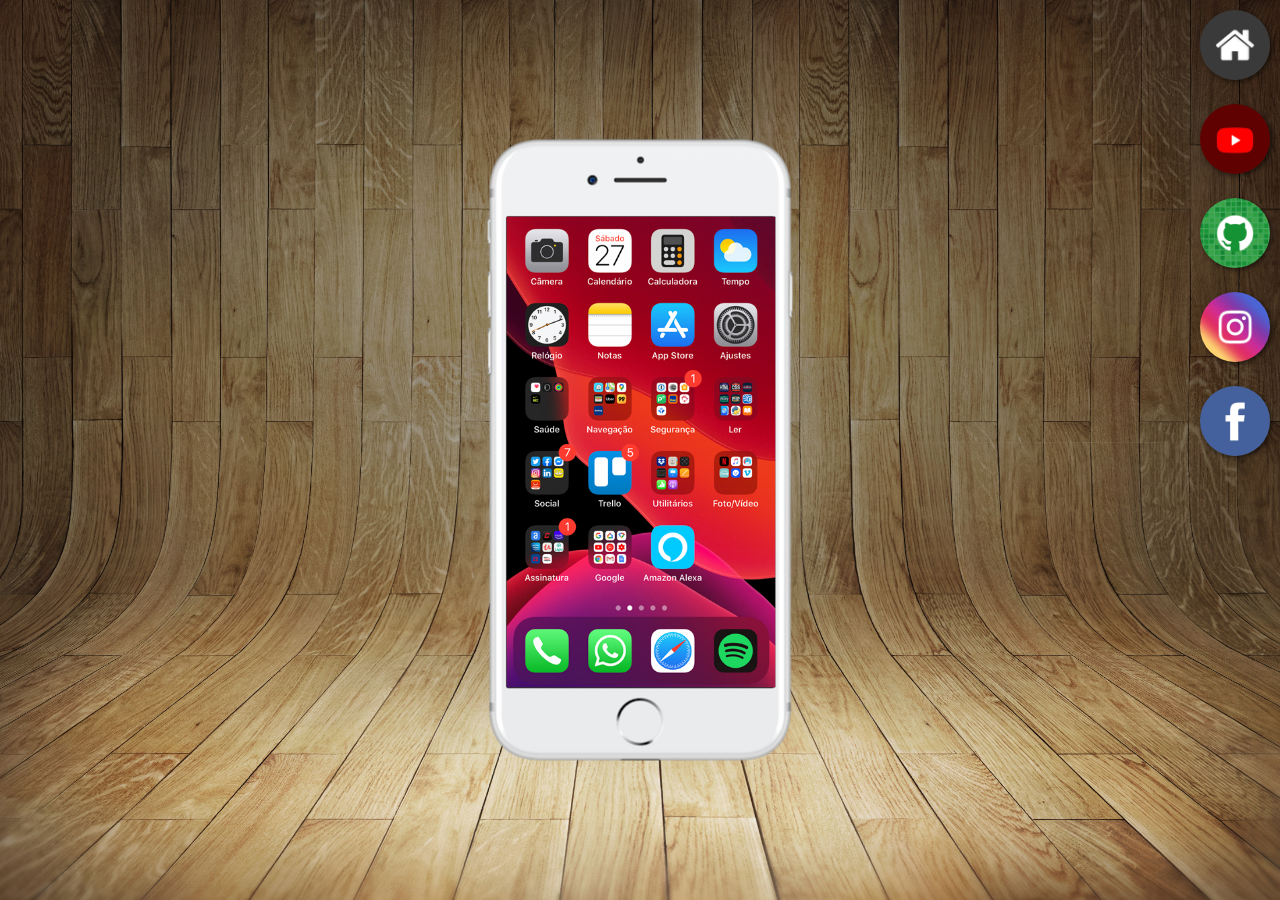
<file: index.html>
<!DOCTYPE html>
<html lang="pt-br">
<head>
    <meta charset="UTF-8">
    <meta name="viewport" content="width=device-width, initial-scale=1.0">
    <link rel="shortcut icon" href="favicon.ico" type="image/x-icon">
    <link rel="stylesheet" href="style/style.css">
    <title>Projeto Redes Sociais</title>
</head>
<body>
    <main>
        <section id="telefone">
            <iframe src="home.html" name="tela" id="tela" frameborder="0">
                Seu navegador não é compatível com isso.
            </iframe>
        </section>
        <section id="redes-sociais">
            <a href="home.html" target="tela"><img src="imagens/logo-home.jpg" alt=""></a> <br>
            <a href="youtube.html" target="tela"><img src="imagens/logo-youtube.jpg" alt=""></a> <br>
            <a href="github.html" target="tela"><img src="imagens/logo-github.jpg" alt=""></a> <br>
            <a href="instagram.html" target="tela"><img src="imagens/logo-instagram.jpg" alt=""></a> <br>
            <a href="facebook.html" target="tela"><img src="imagens/logo-facebook.jpg" alt=""></a> <br>
        </section>
    </main>
</body>
</html>
</file>
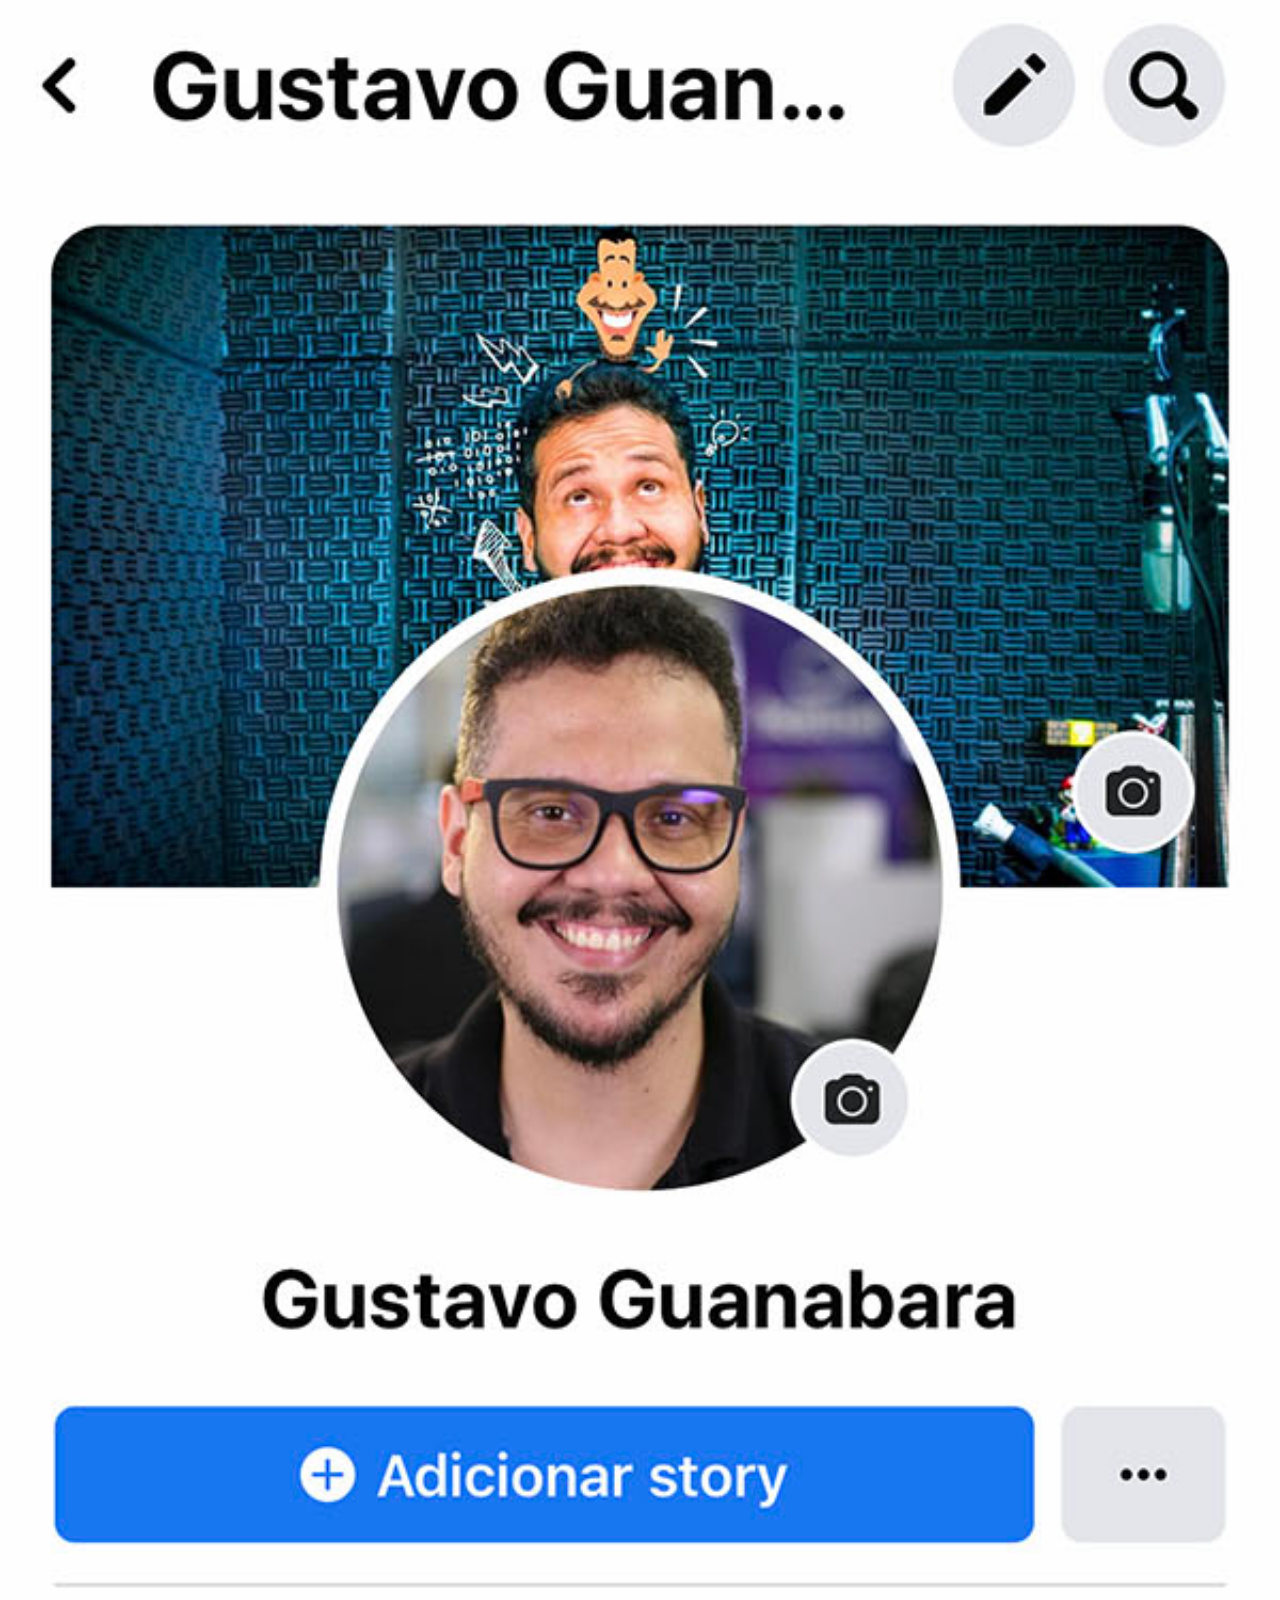
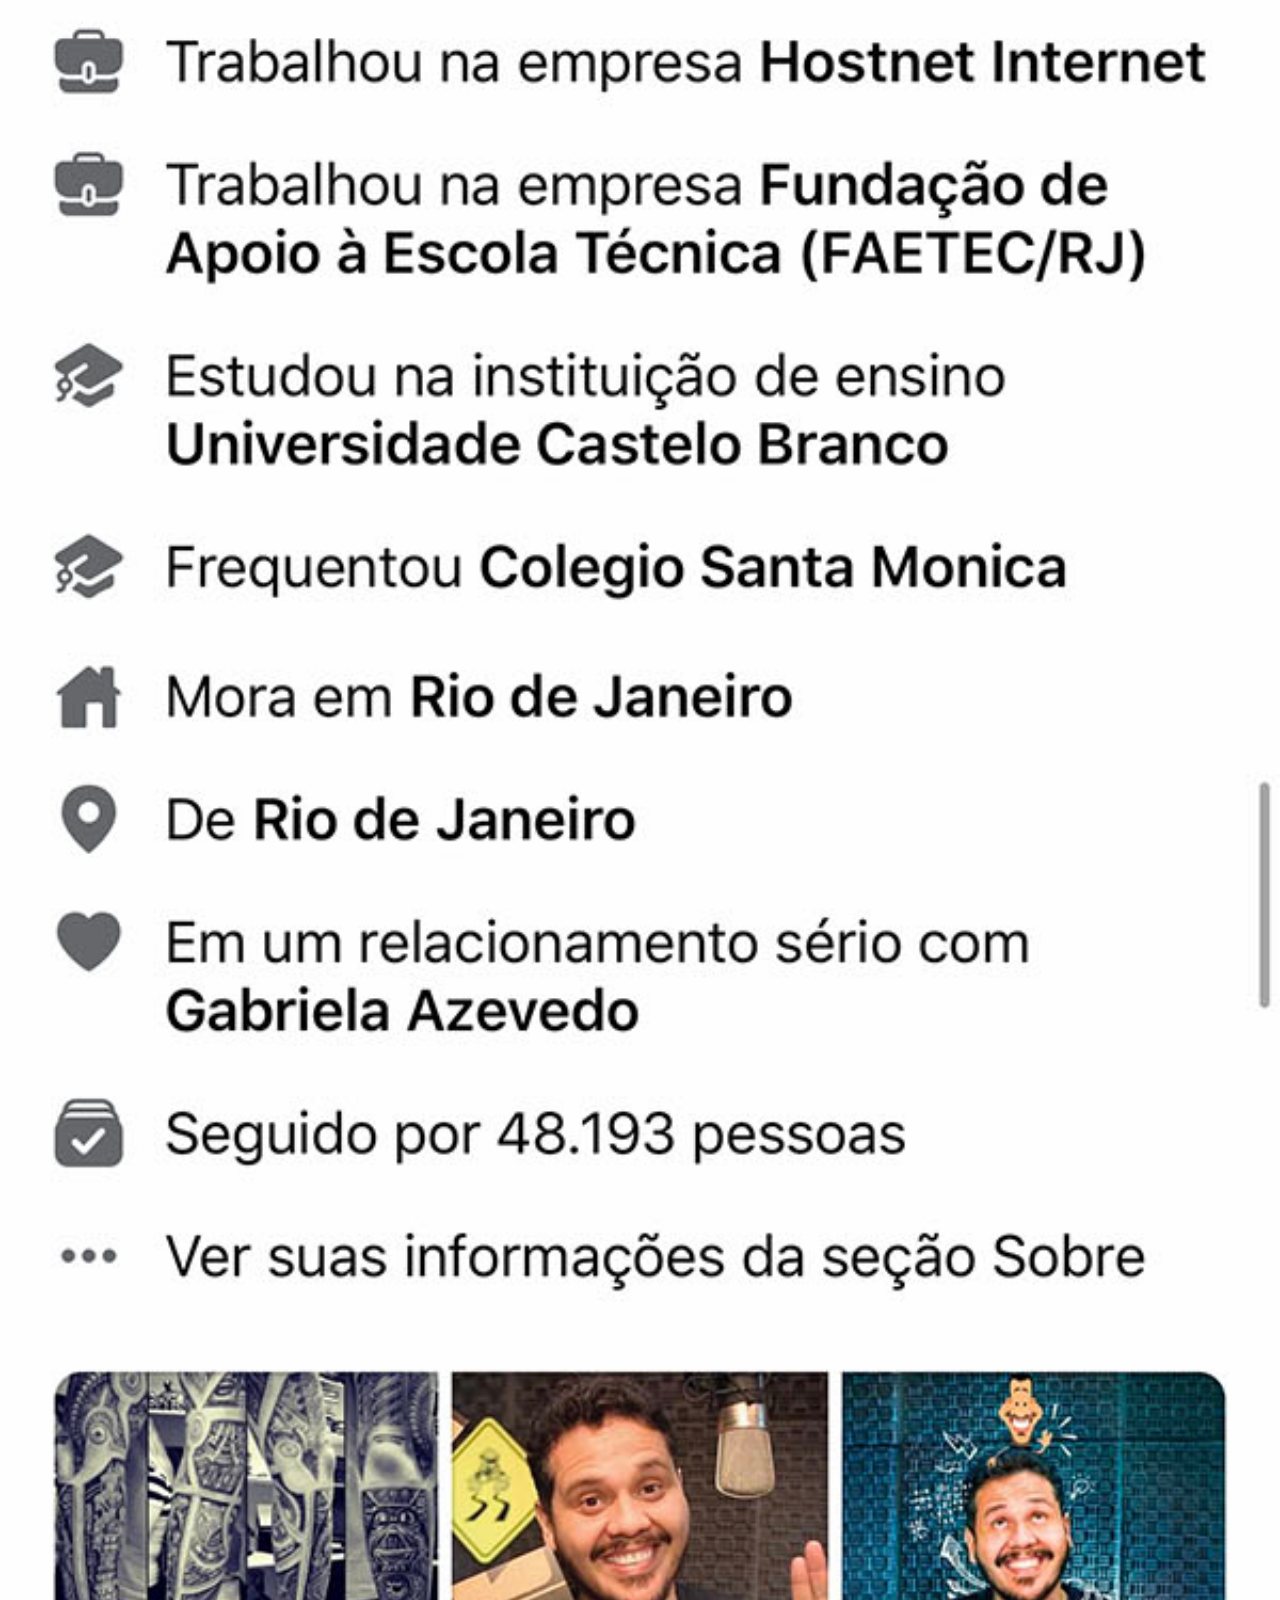
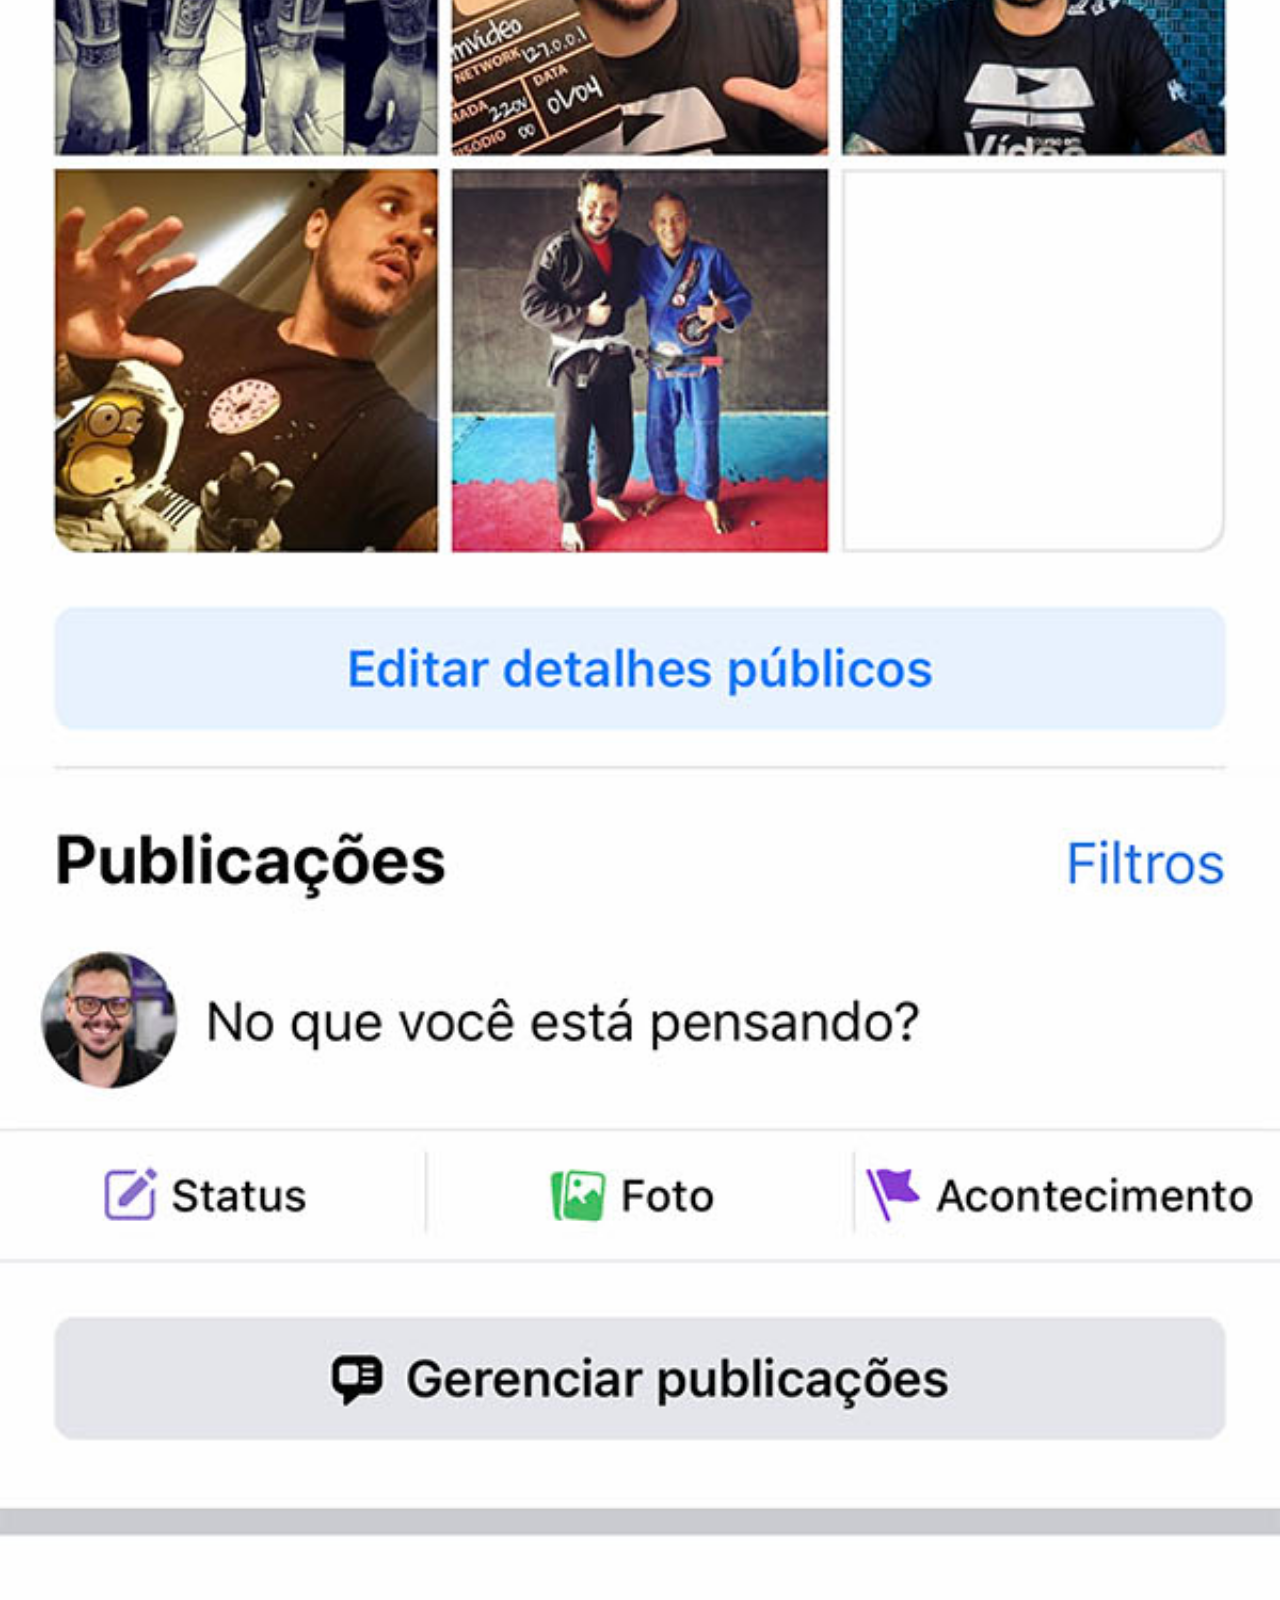
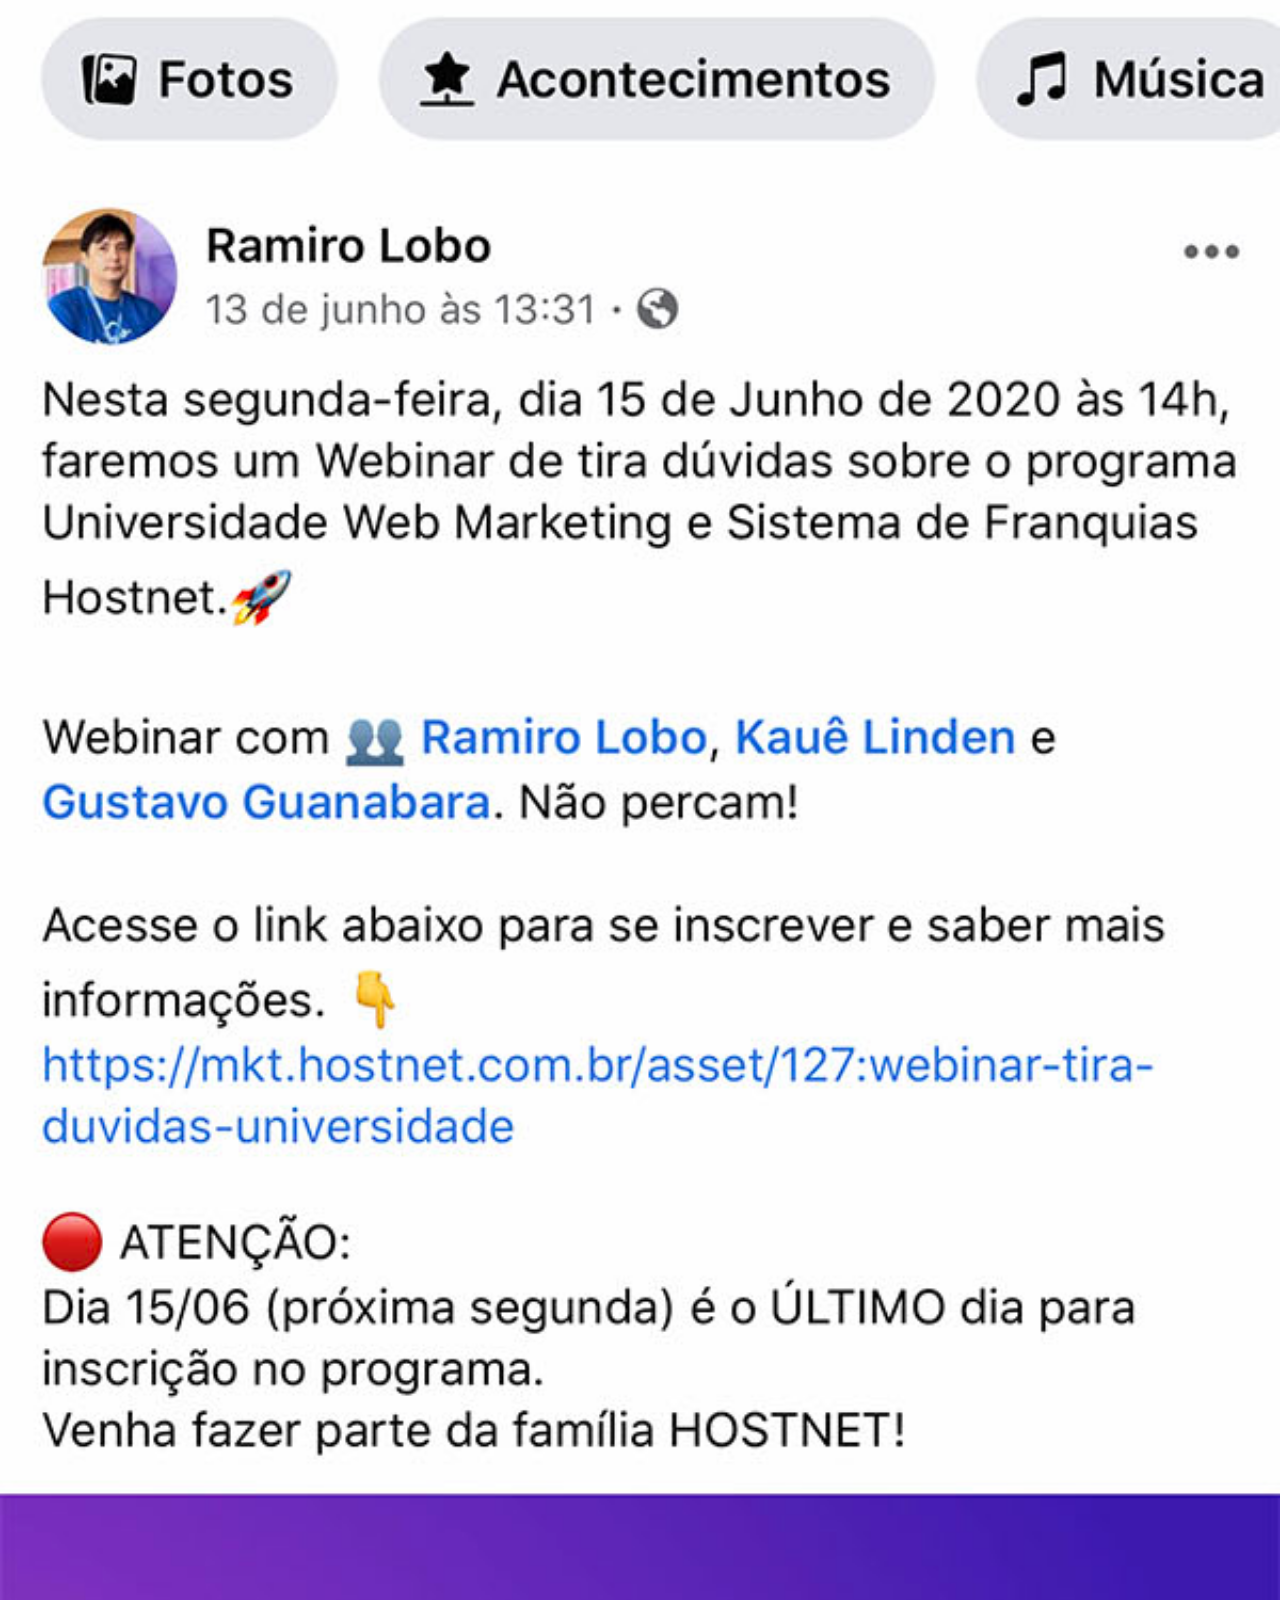
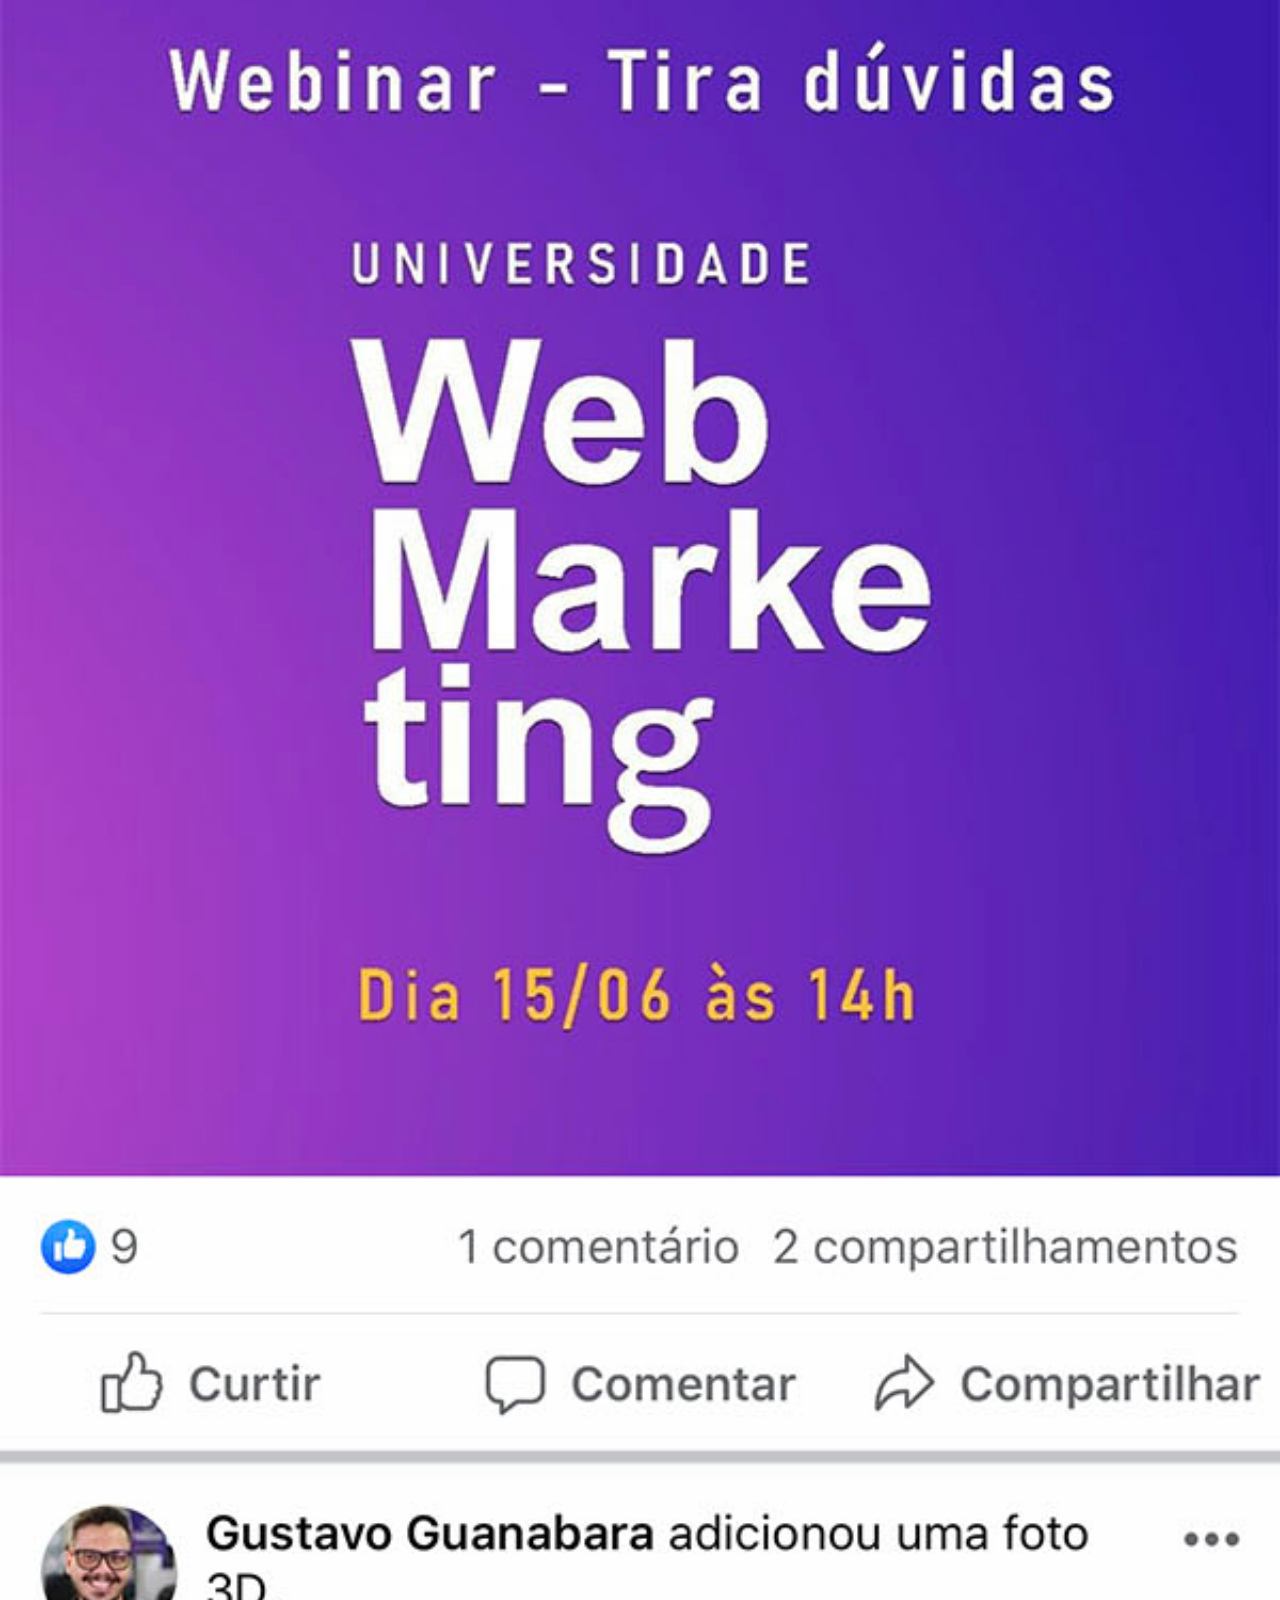
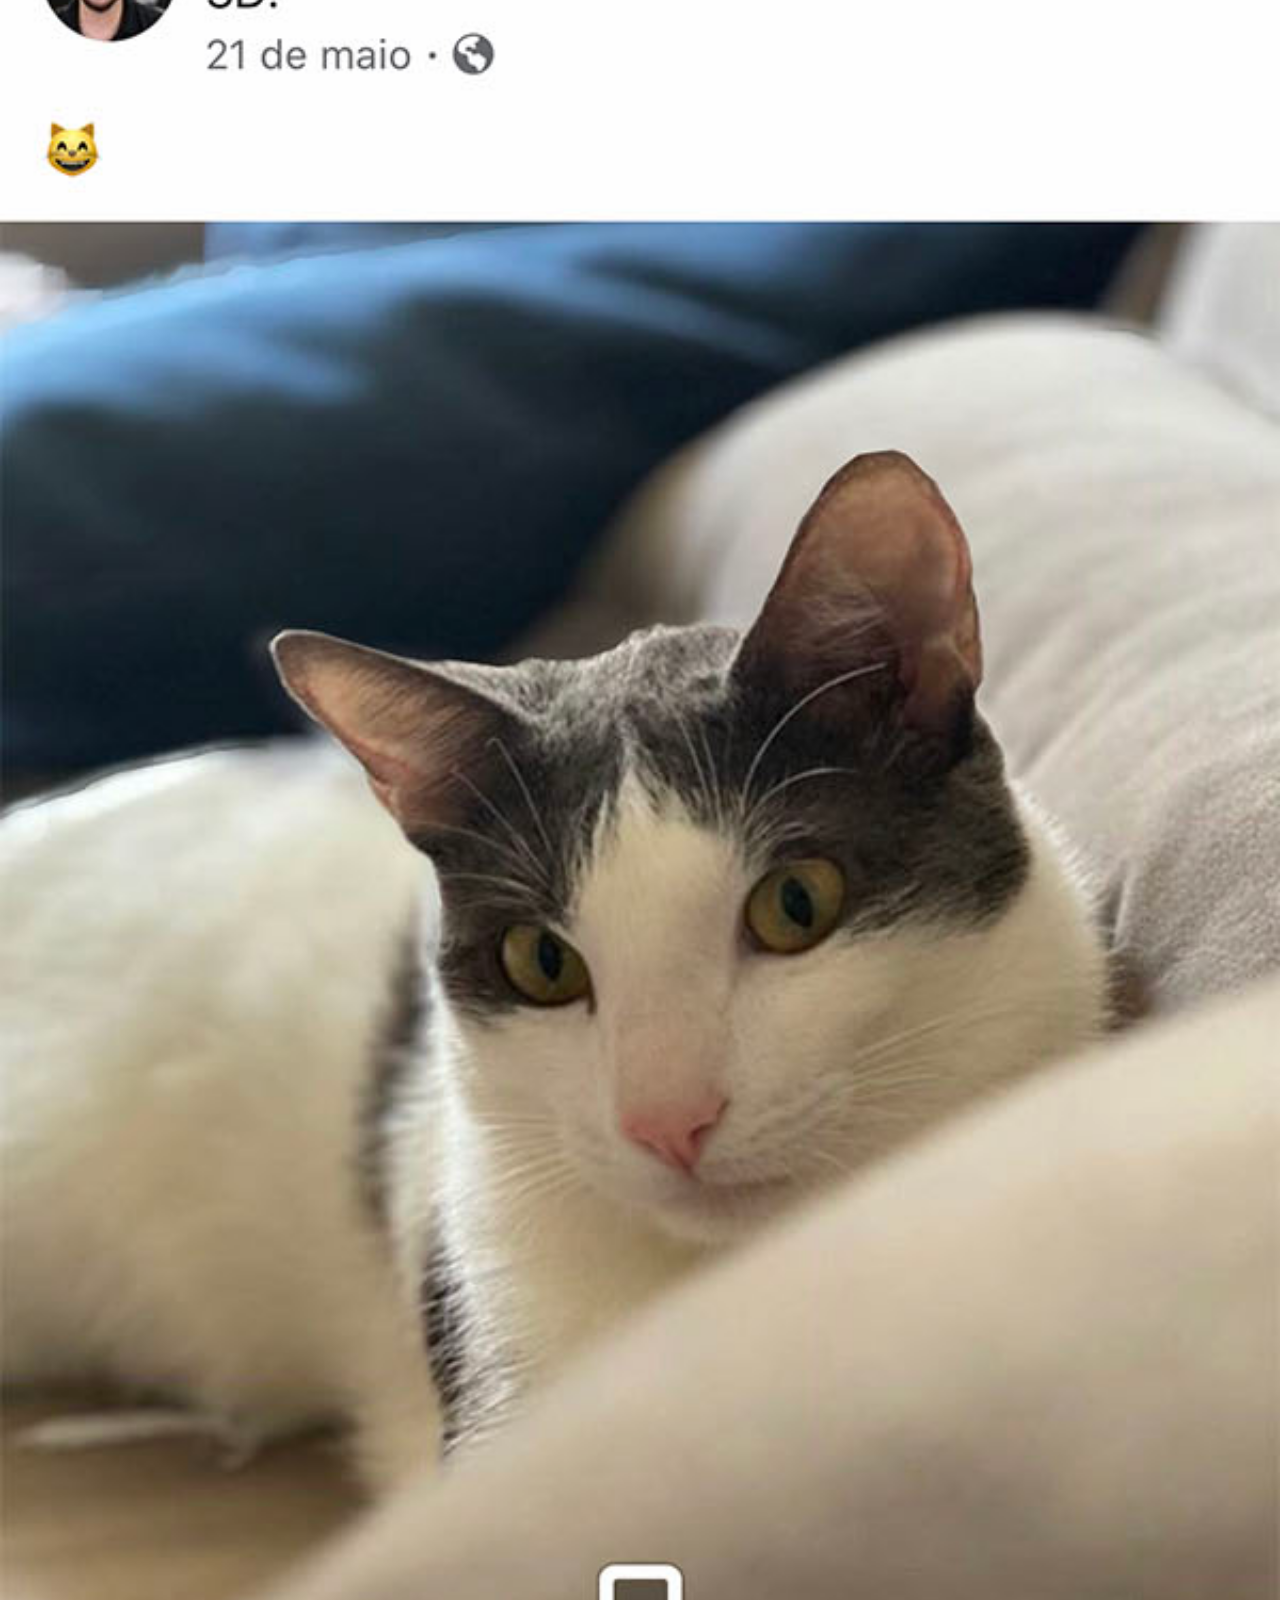
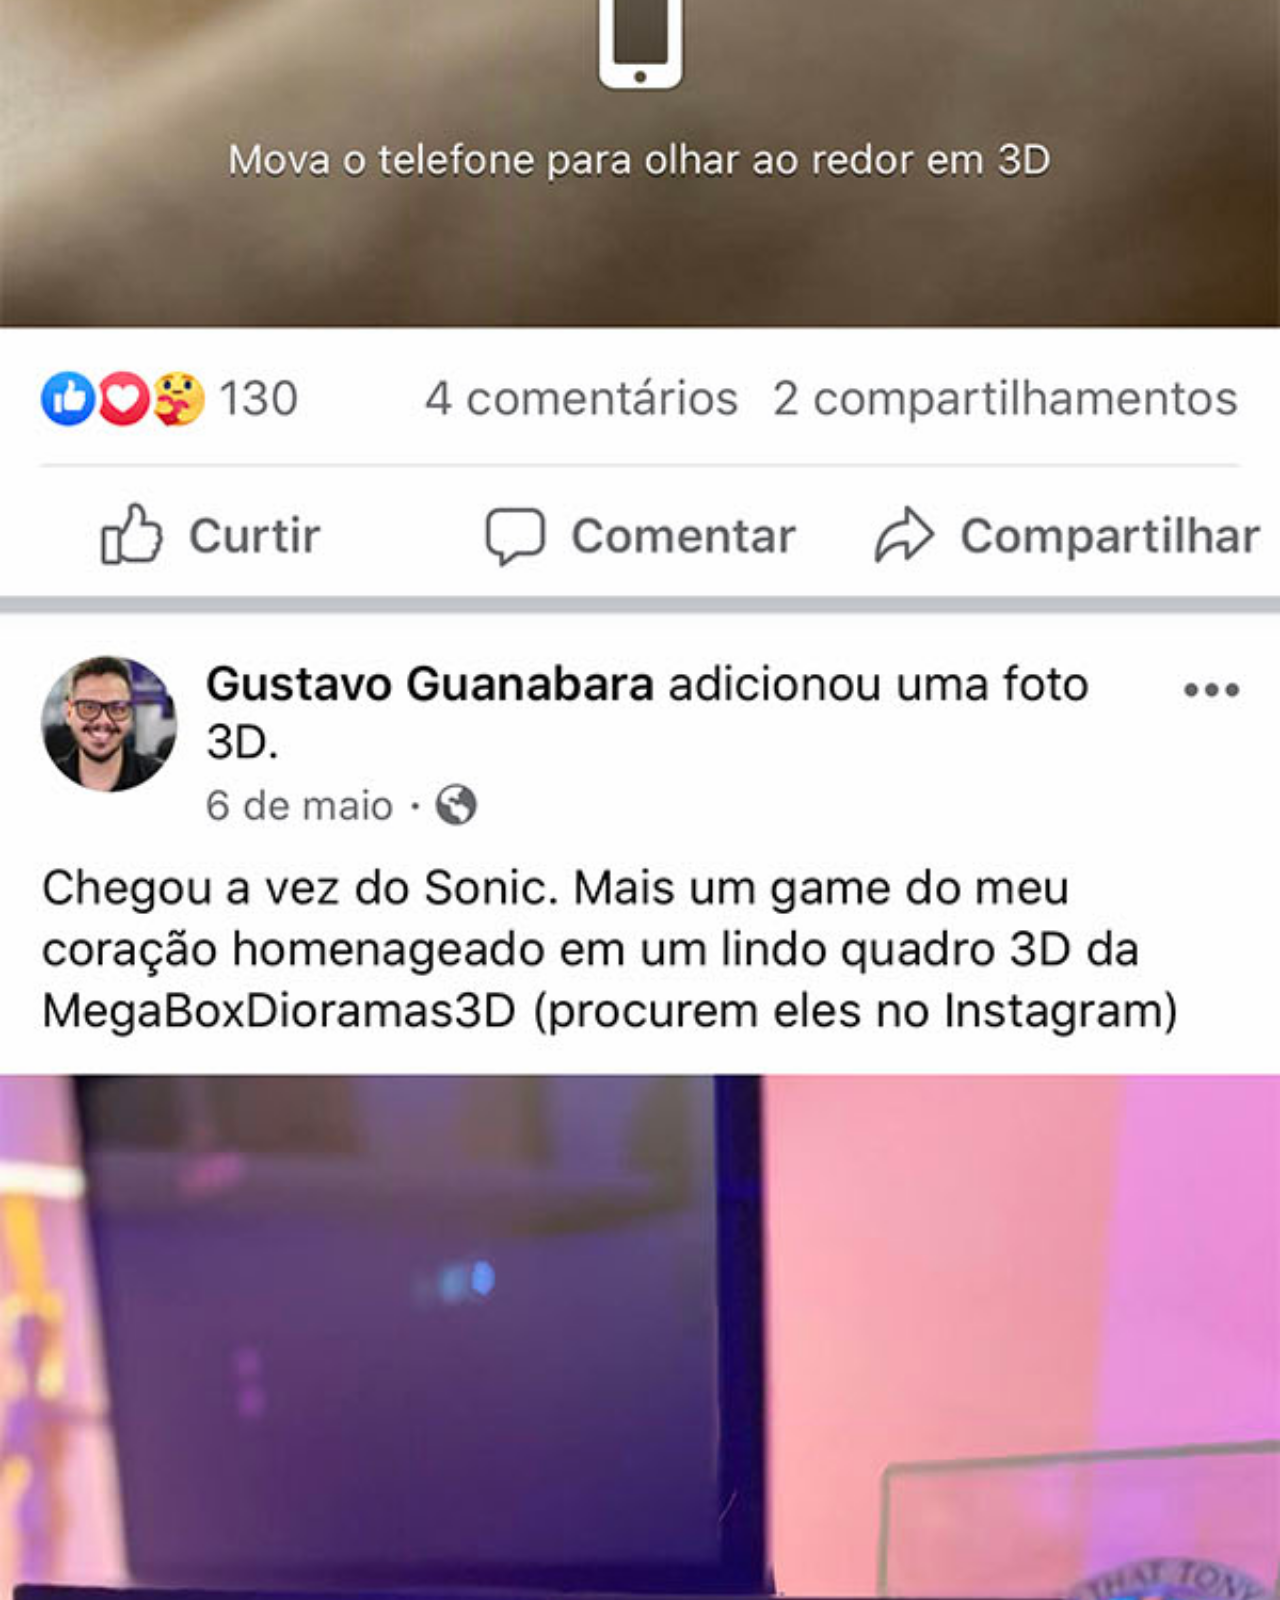
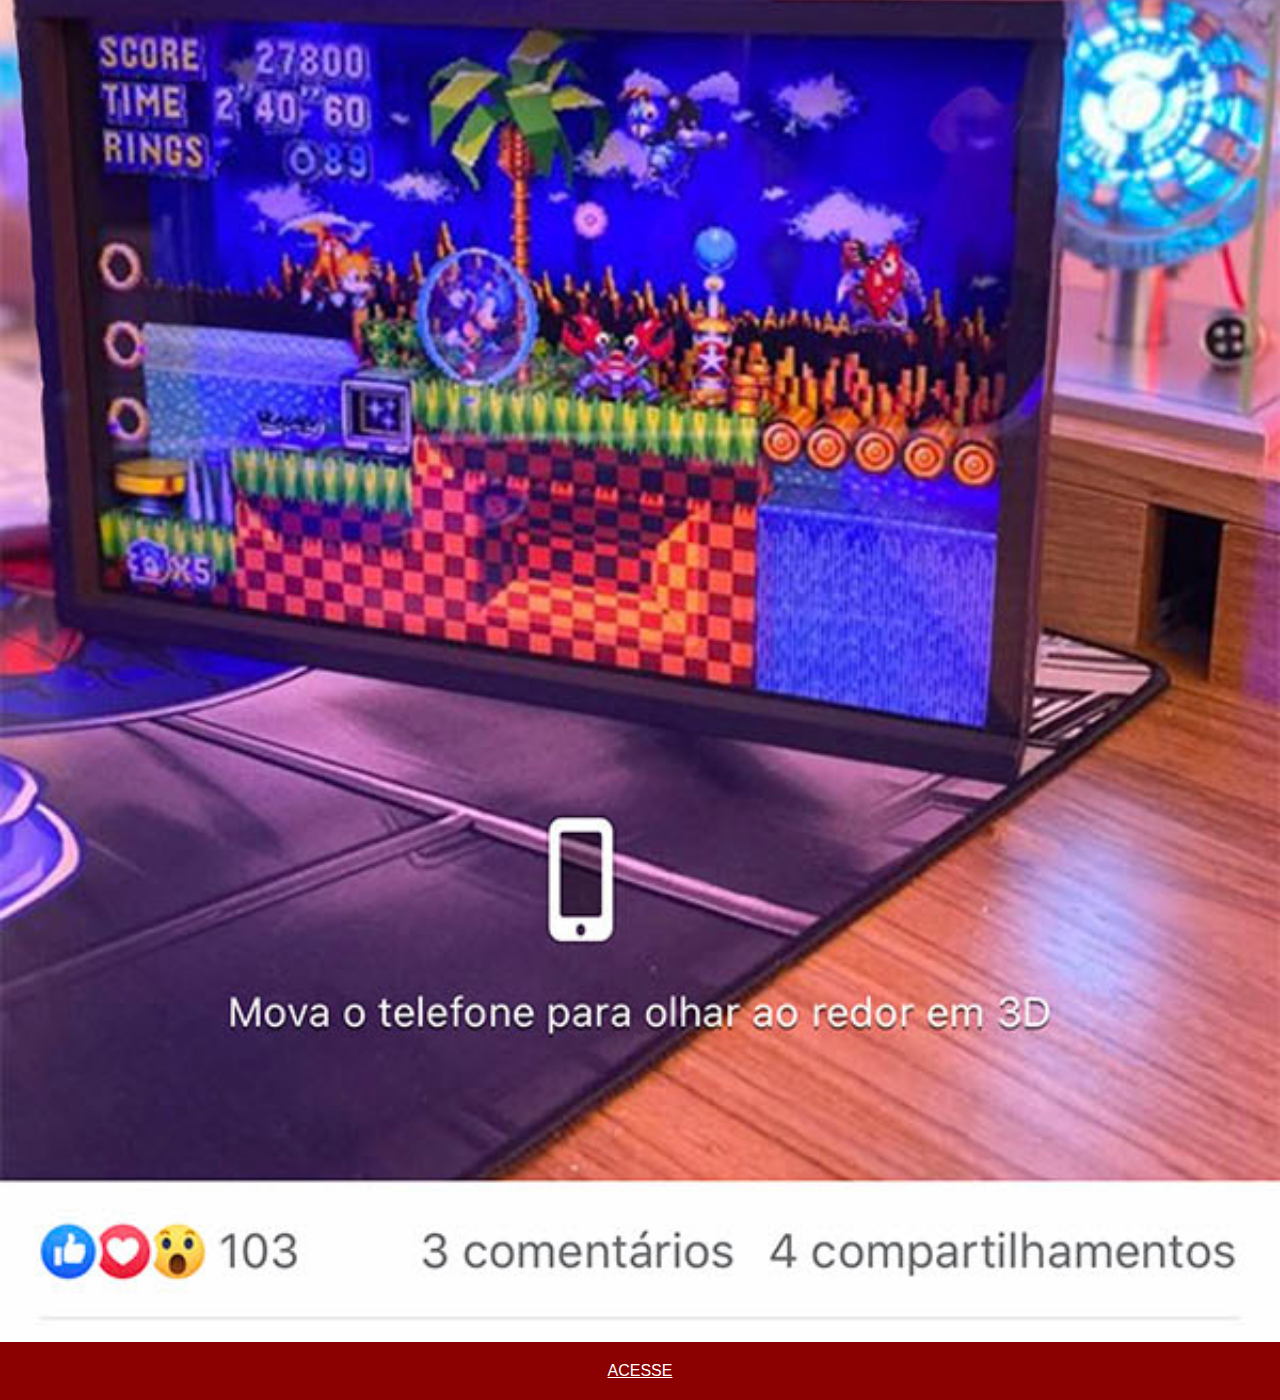
<file: facebook.html>
<!DOCTYPE html>
<html lang="pt-br">
<head>
    <meta charset="UTF-8">
    <meta name="viewport" content="width=device-width, initial-scale=1.0">
    <title>Facebook</title>
    <link rel="stylesheet" href="style/social.css">
</head>
<body>
    <img src="imagens/tela-facebook.jpg" alt="Facebook">
    <a href="https://www.facebook.com/gustavoguanabara/" target="_blank">ACESSE</a>
</body>
</html>
</file>
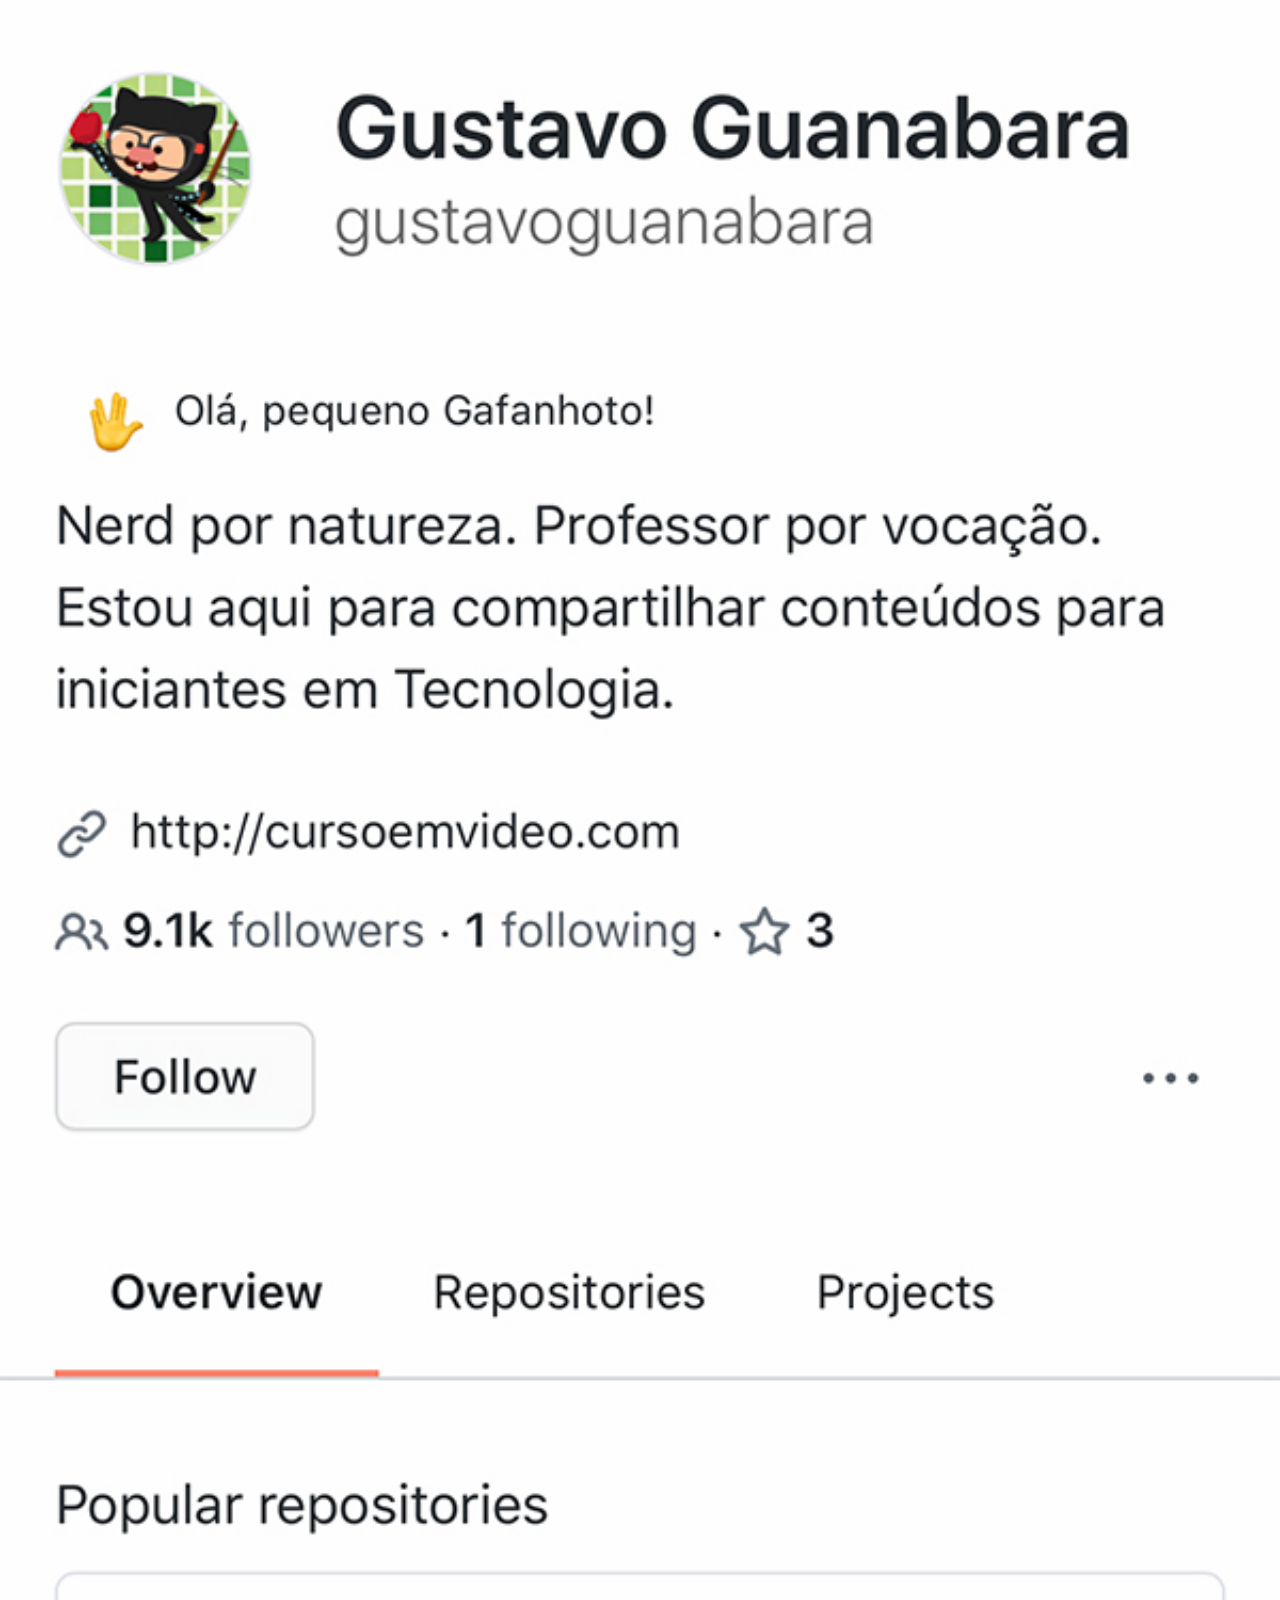
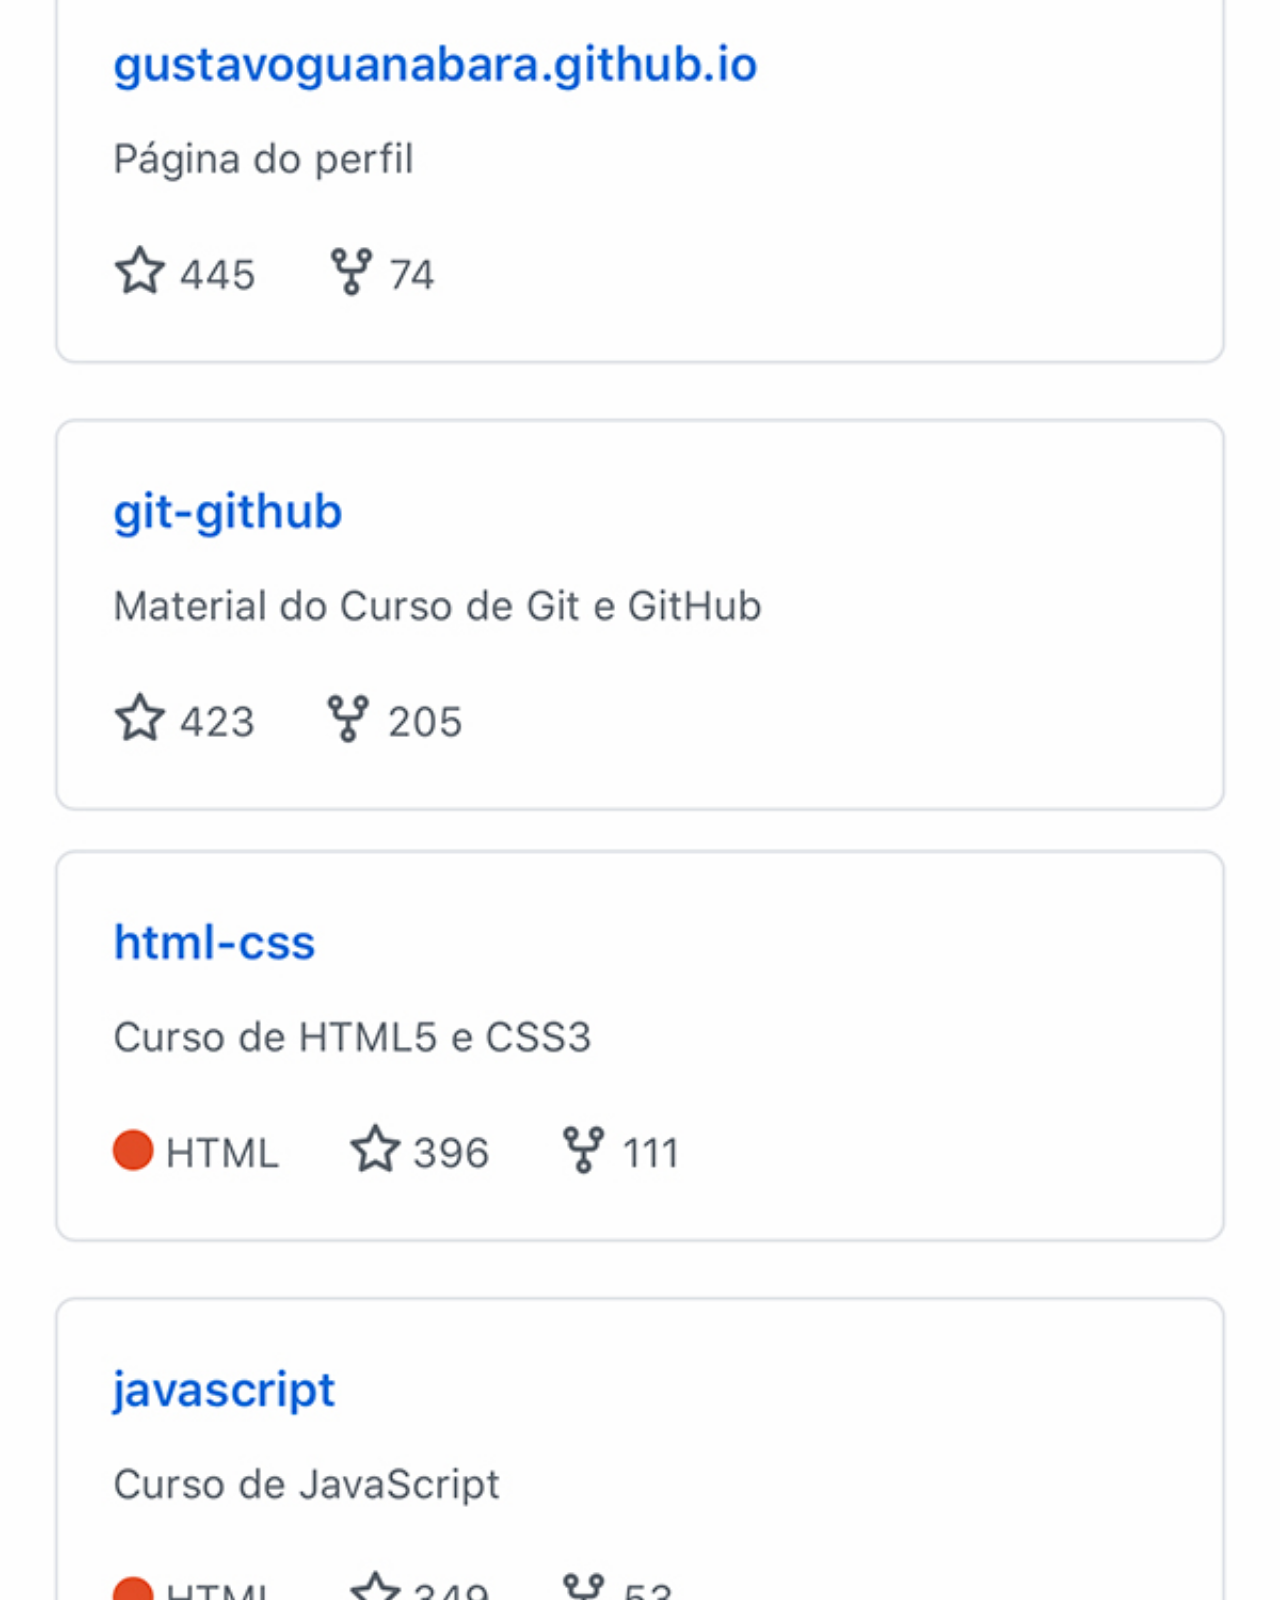
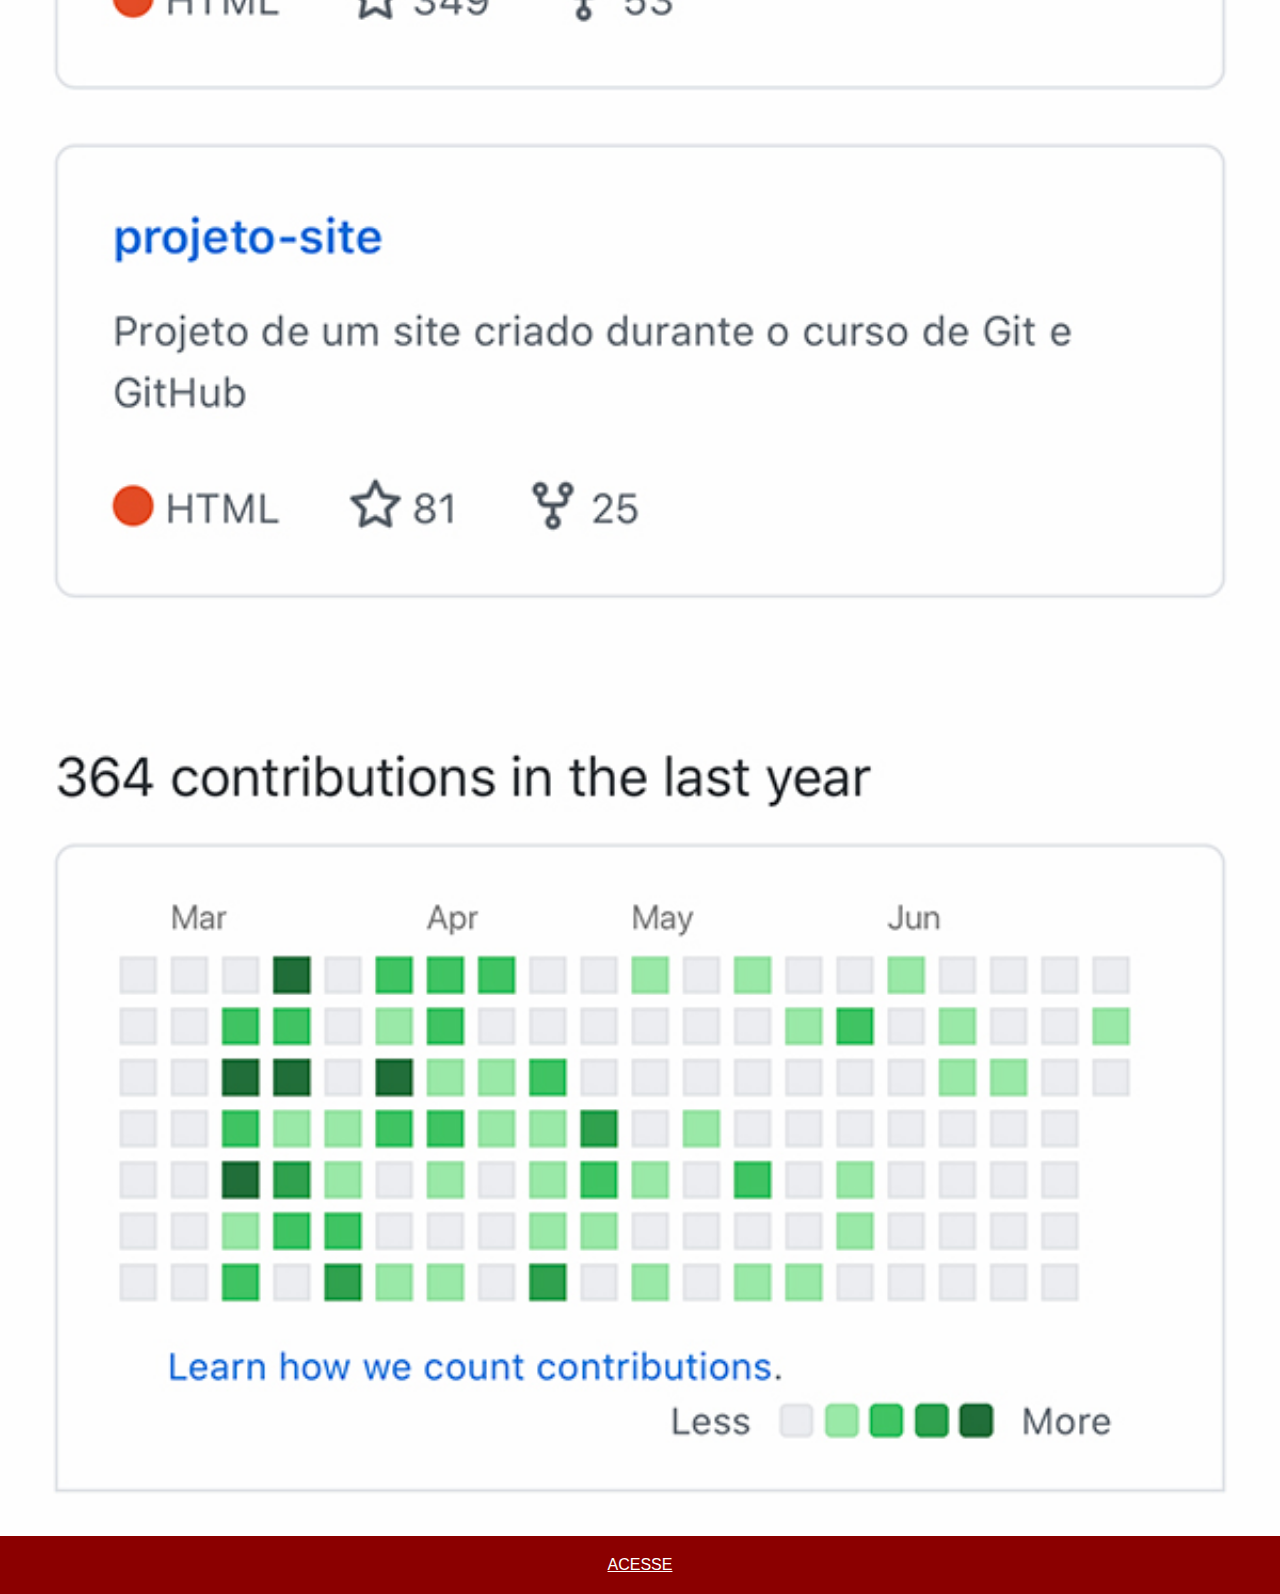
<file: github.html>
<!DOCTYPE html>
<html lang="pt-br">
<head>
    <meta charset="UTF-8">
    <meta name="viewport" content="width=device-width, initial-scale=1.0">
    <title>GitHub</title>
    <link rel="stylesheet" href="style/social.css">
</head>
<body>
    <img src="imagens/tela-github.jpg" alt="GitHub">
    <a href="https://www.github.com/gustavoguanabara/" target="_blank">ACESSE</a>
</body>
</html>
</file>
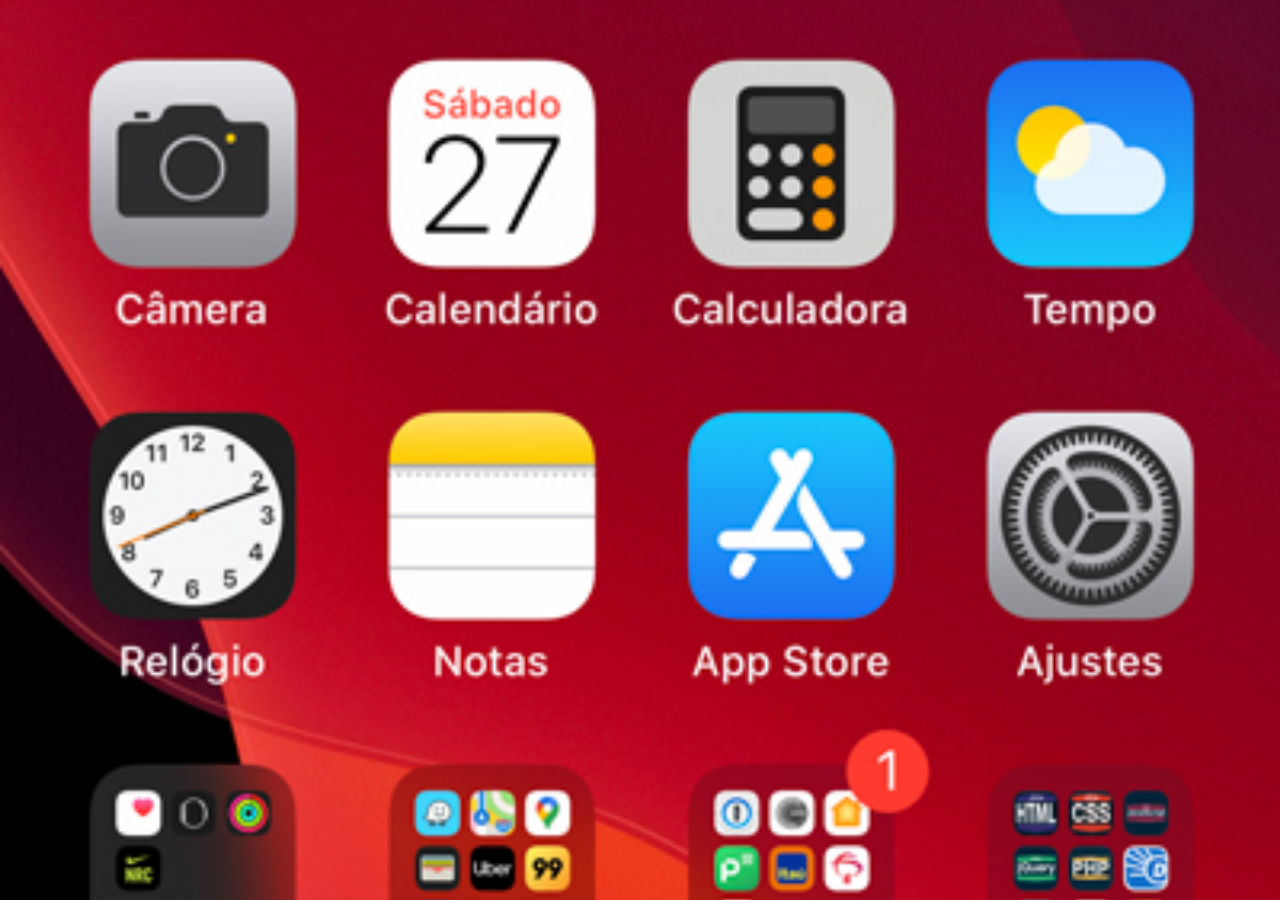
<file: home.html>
<!DOCTYPE html>
<html lang="pt-br">
<head>
    <meta charset="UTF-8">
    <meta name="viewport" content="width=device-width, initial-scale=1.0">
    <title>Home</title>
    <style>
        * {
            margin: 0;
            padding: 0;
        }

        body {
            width: 100vw;
            height: 100vh;
            background: black url(imagens/tela-home.jpg) no-repeat top center;
            background-size: cover;
        }
    </style>
</head>
<body>
    
</body>
</html>
</file>
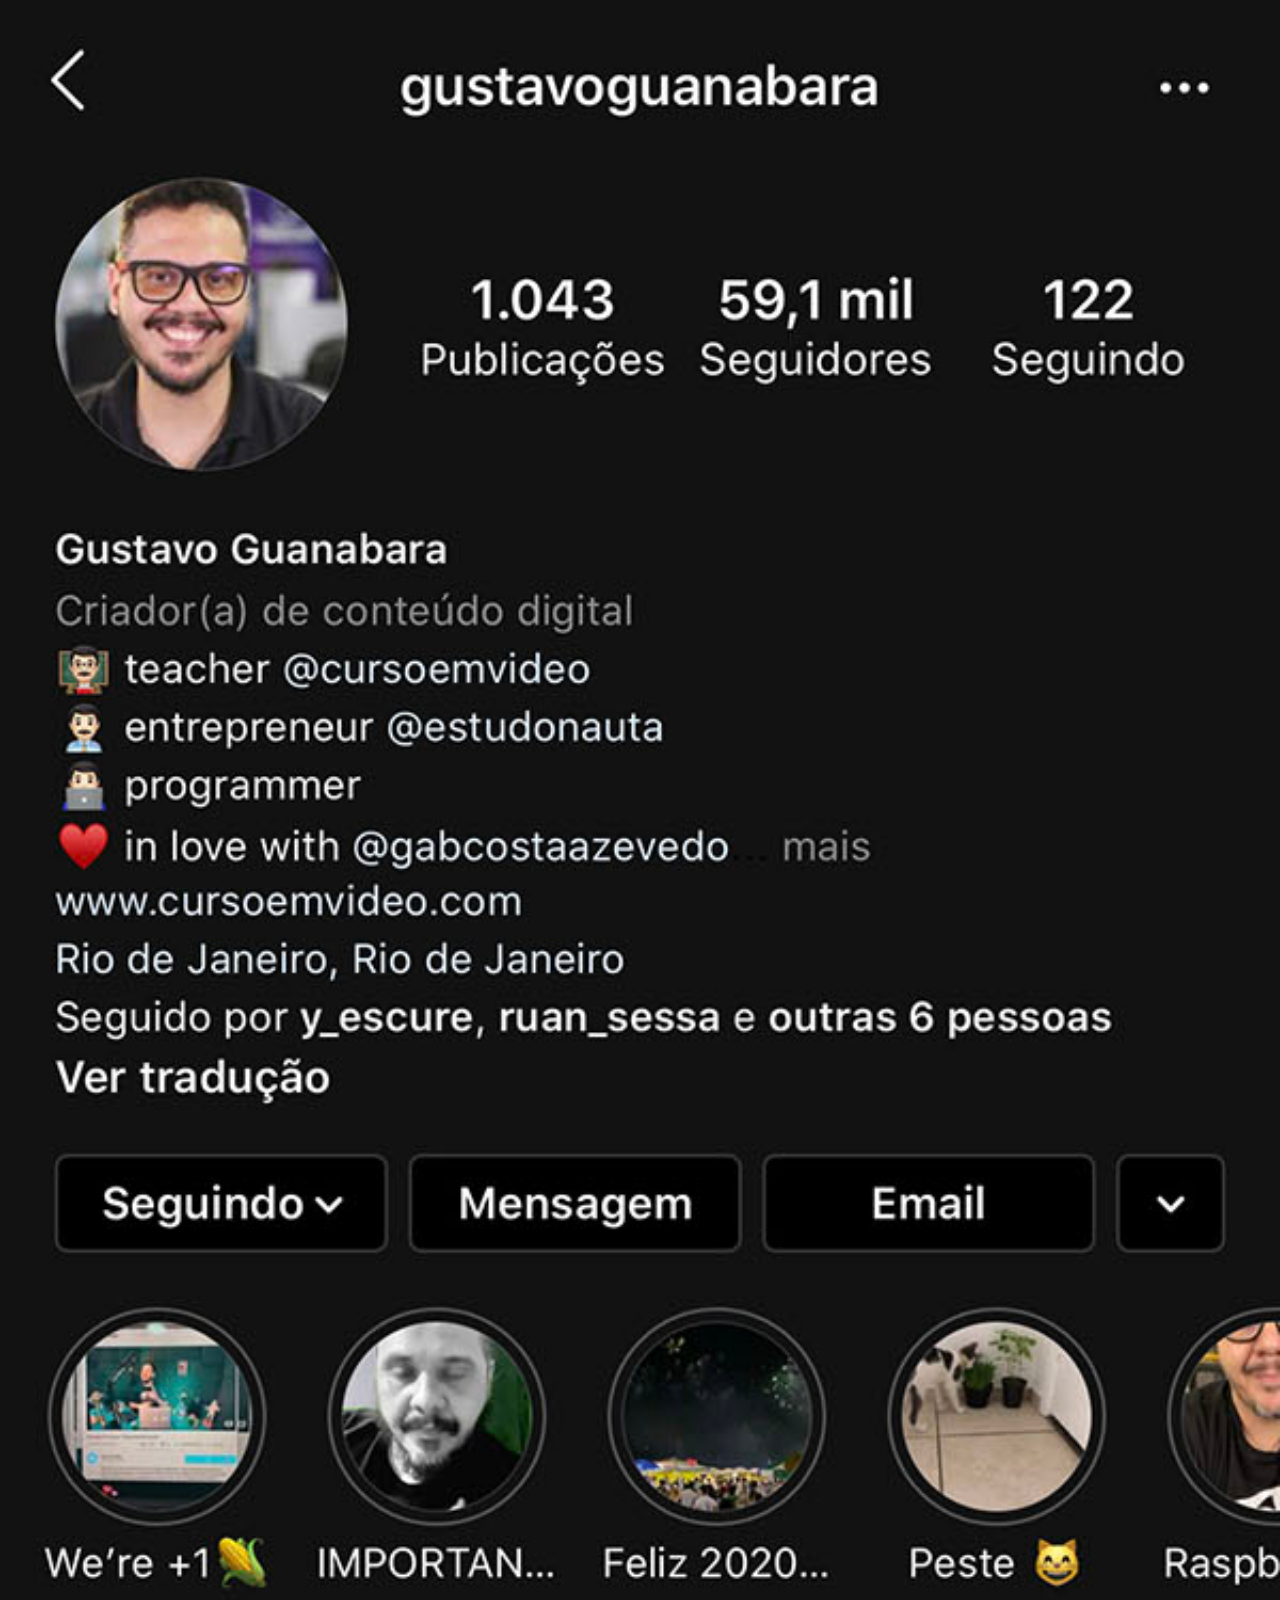
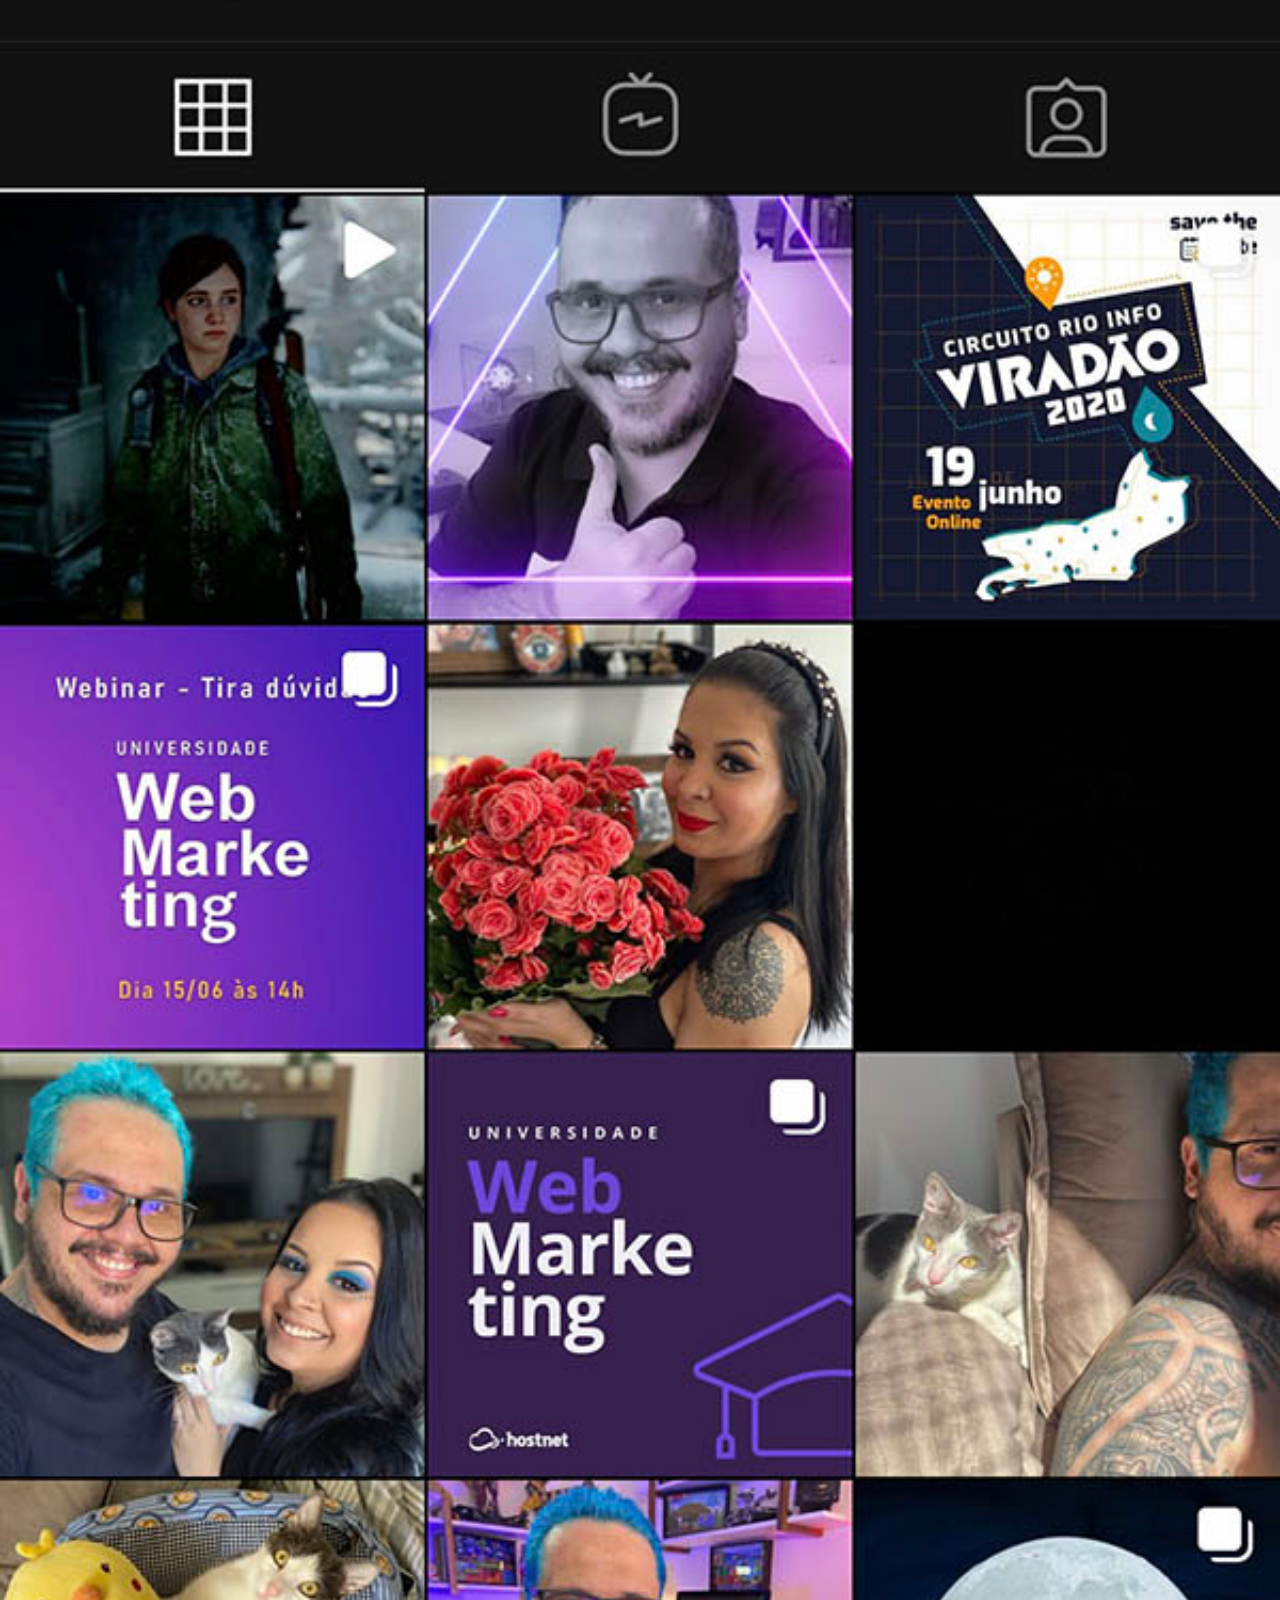
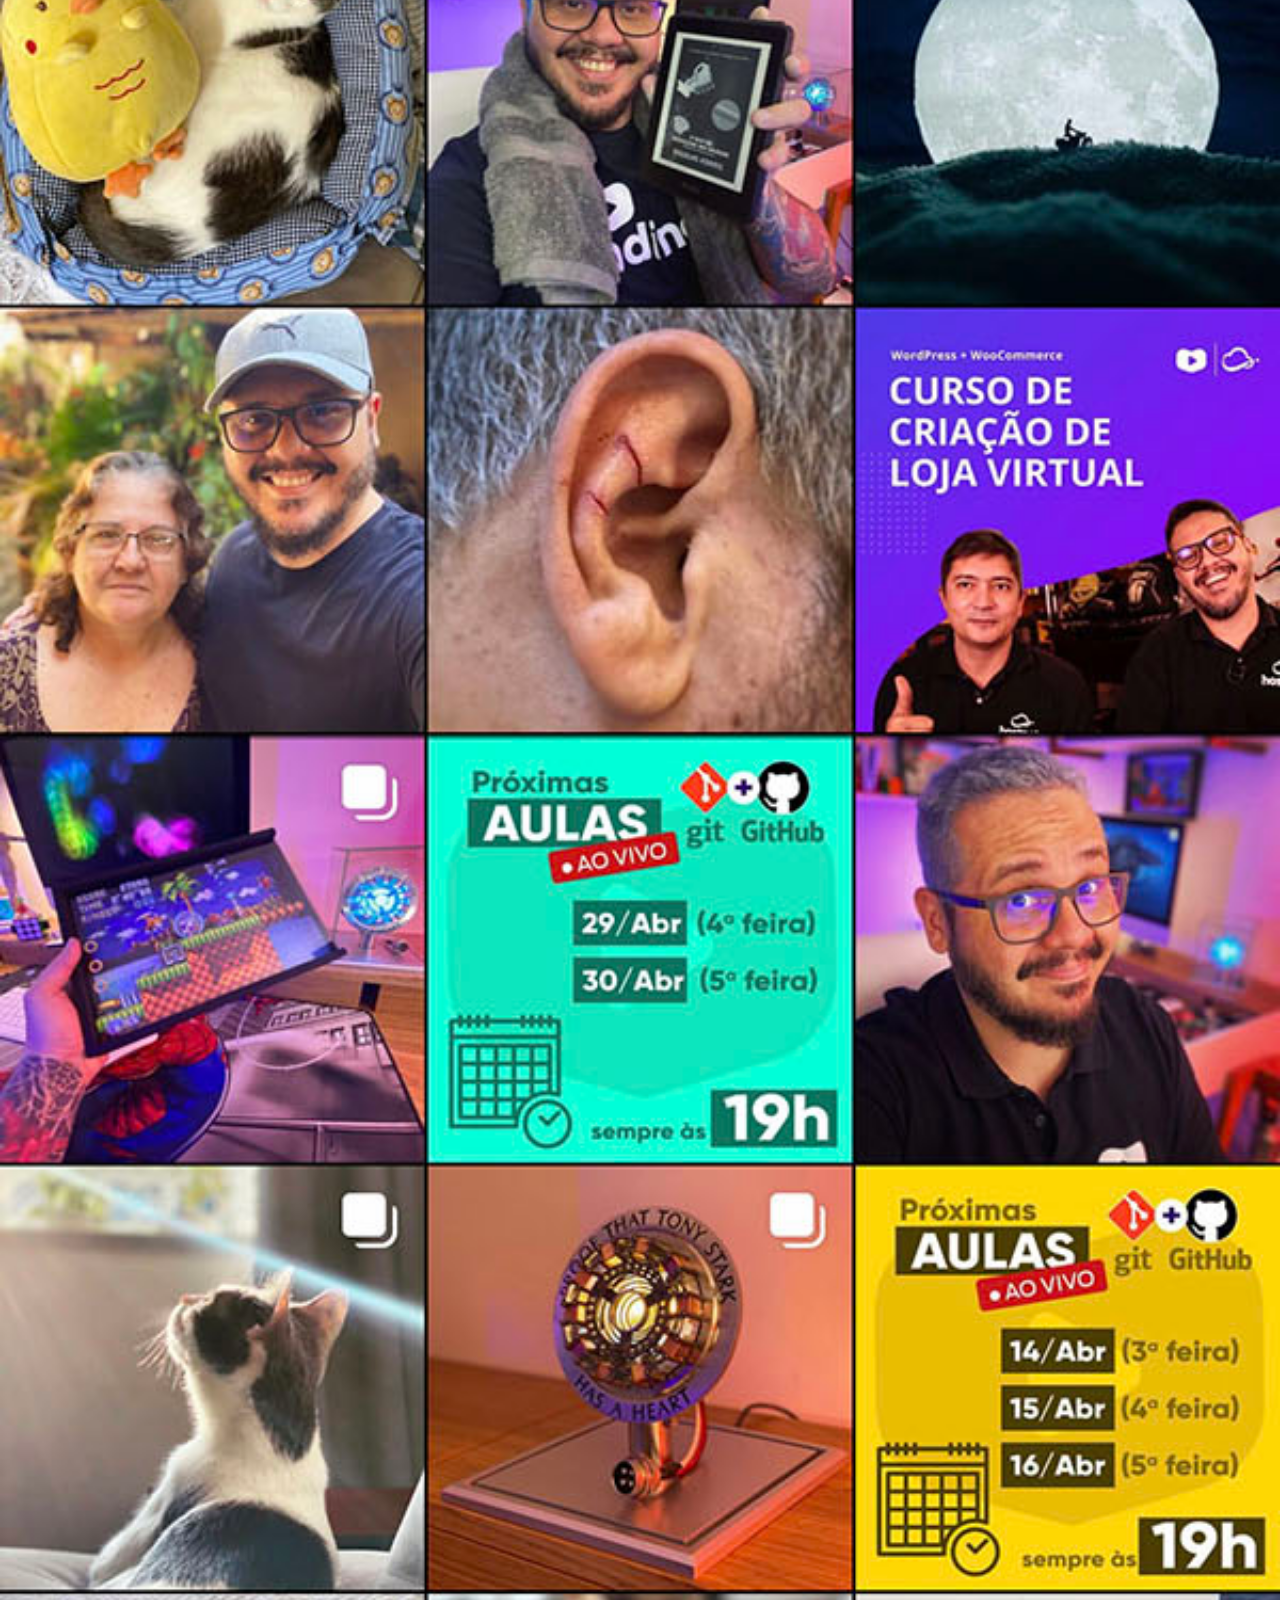
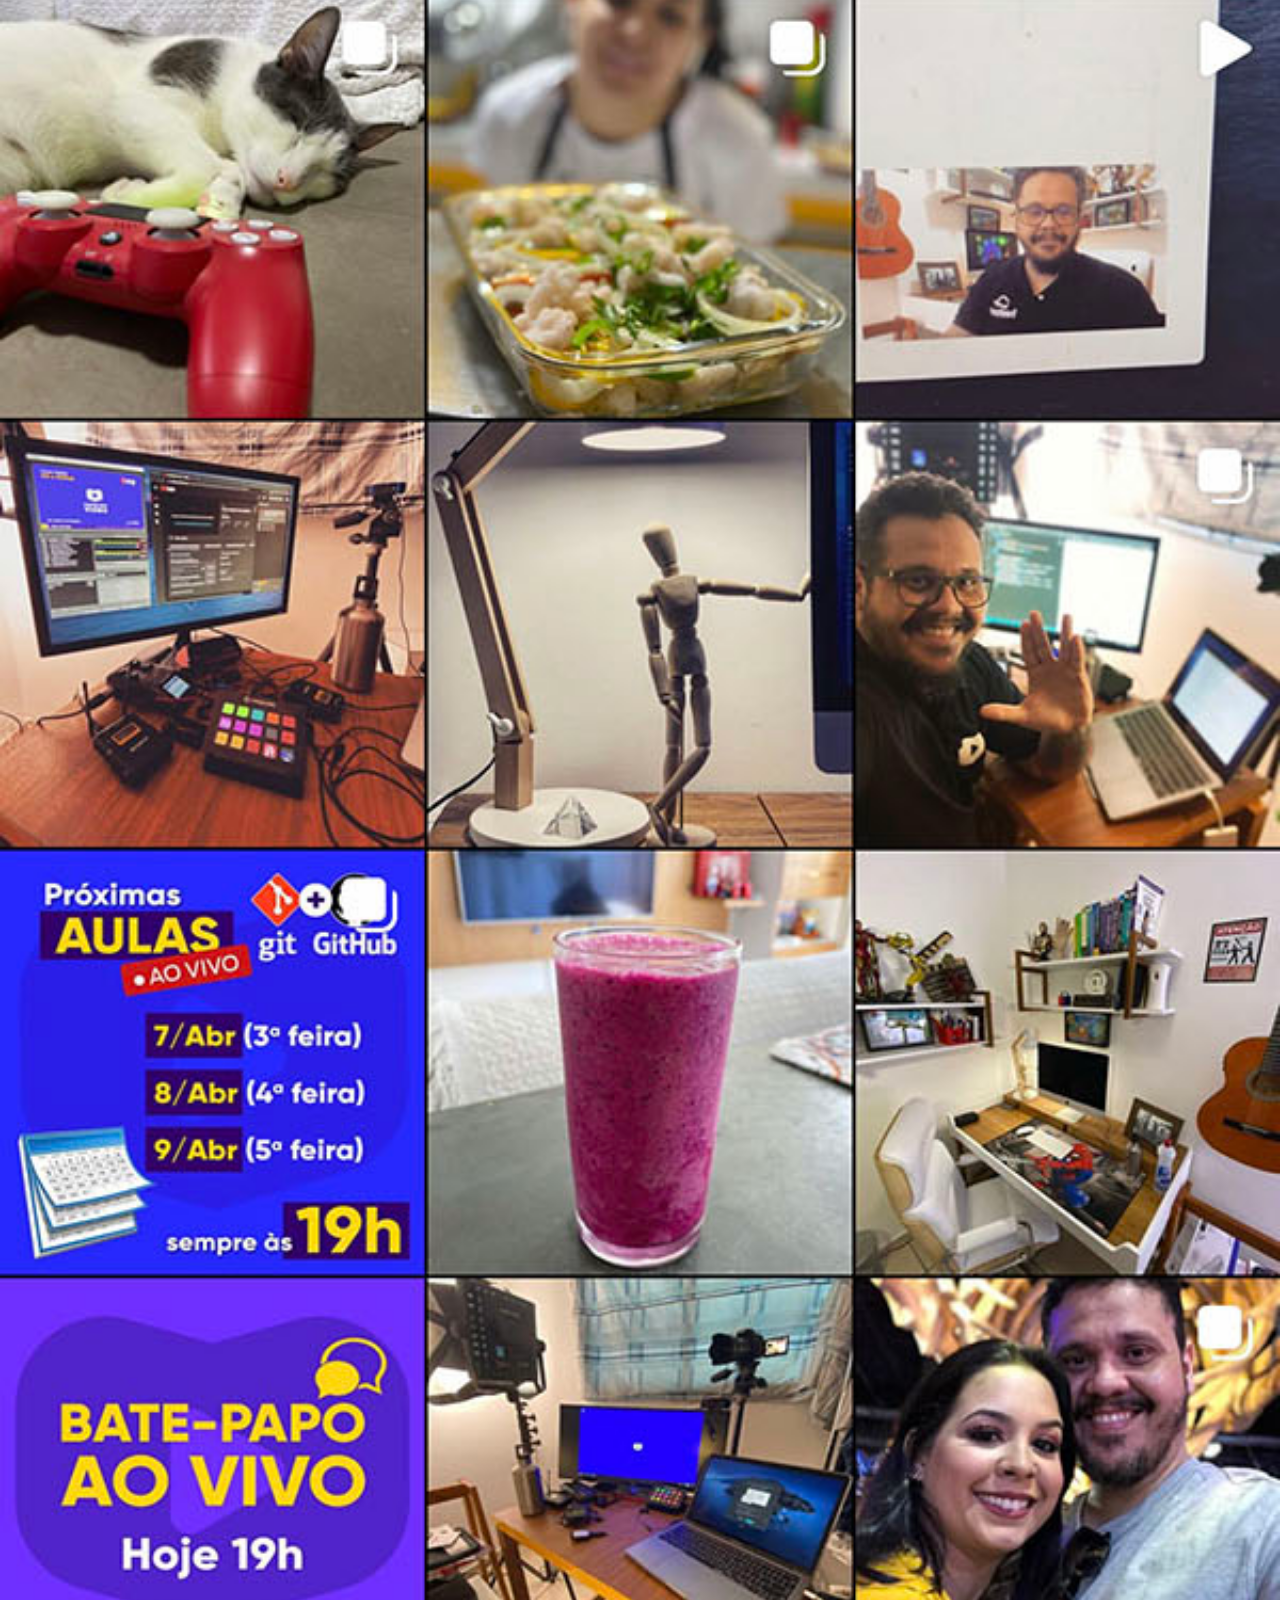
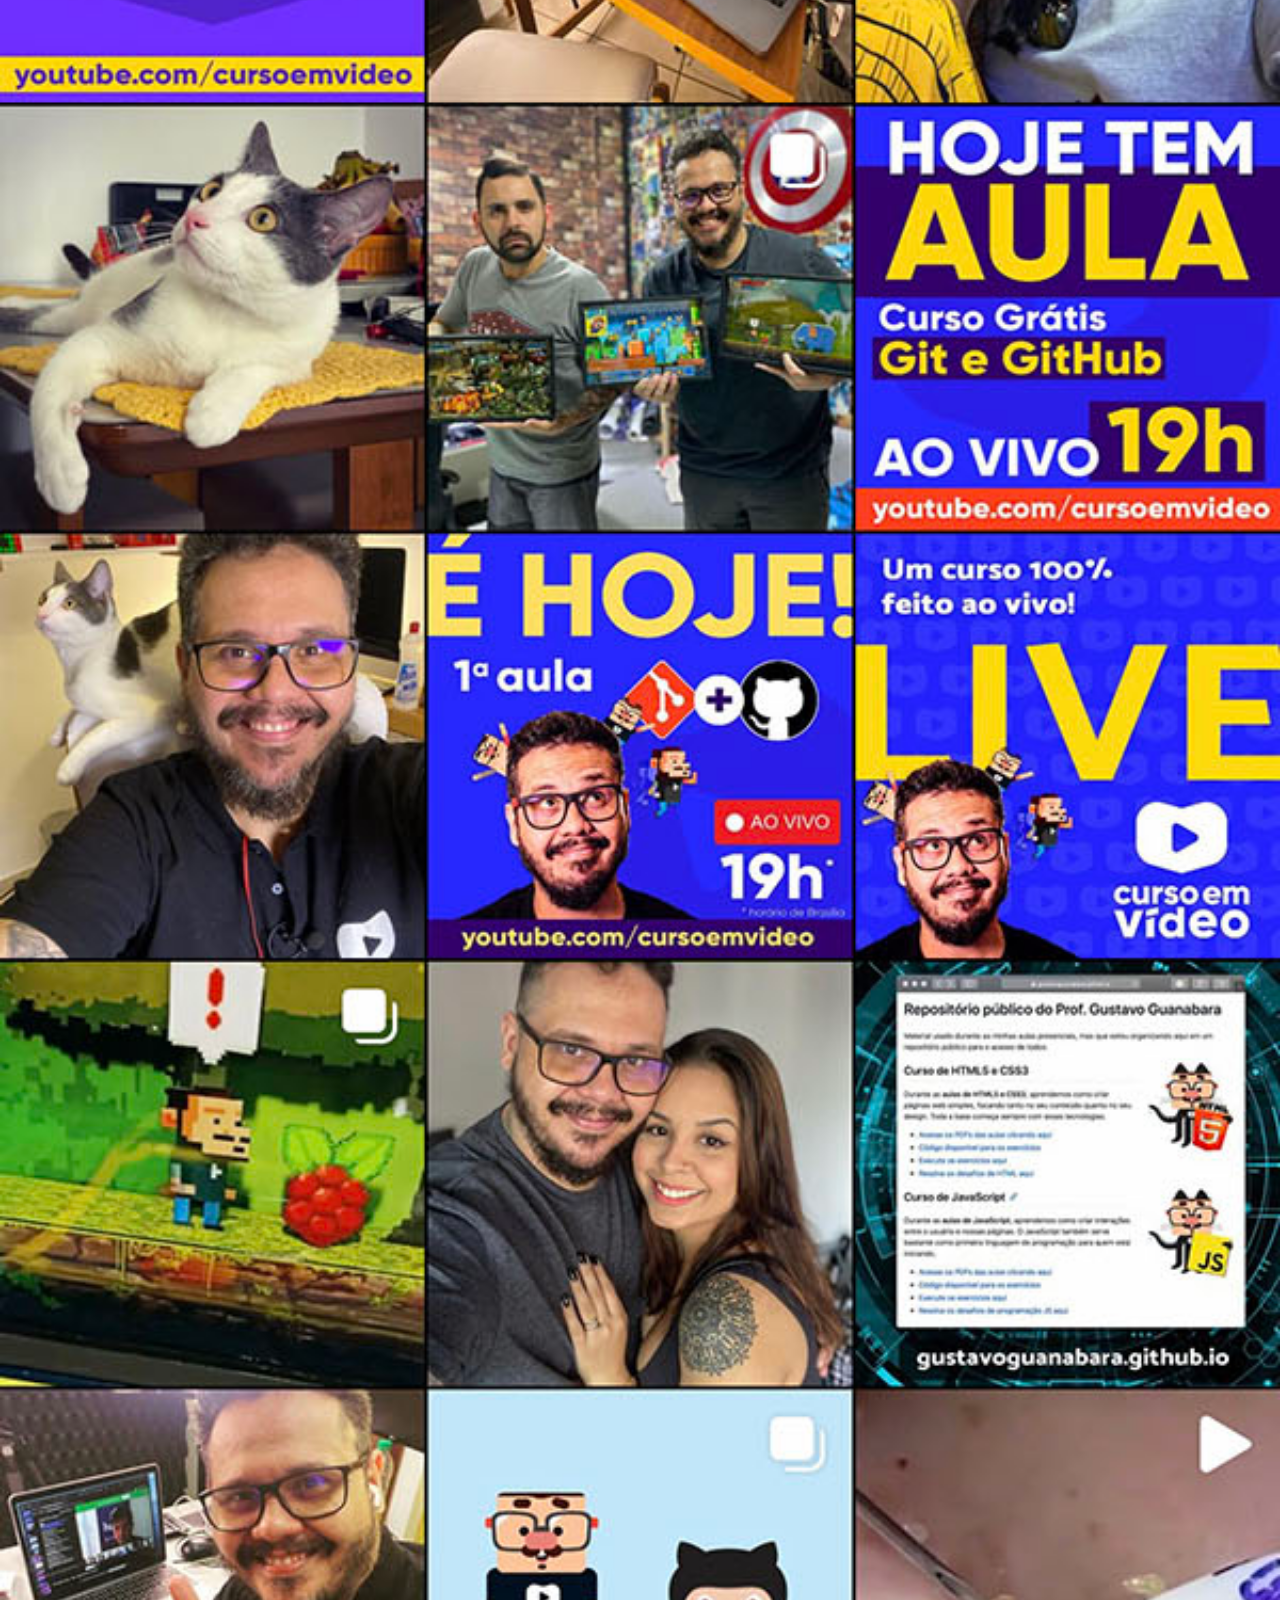
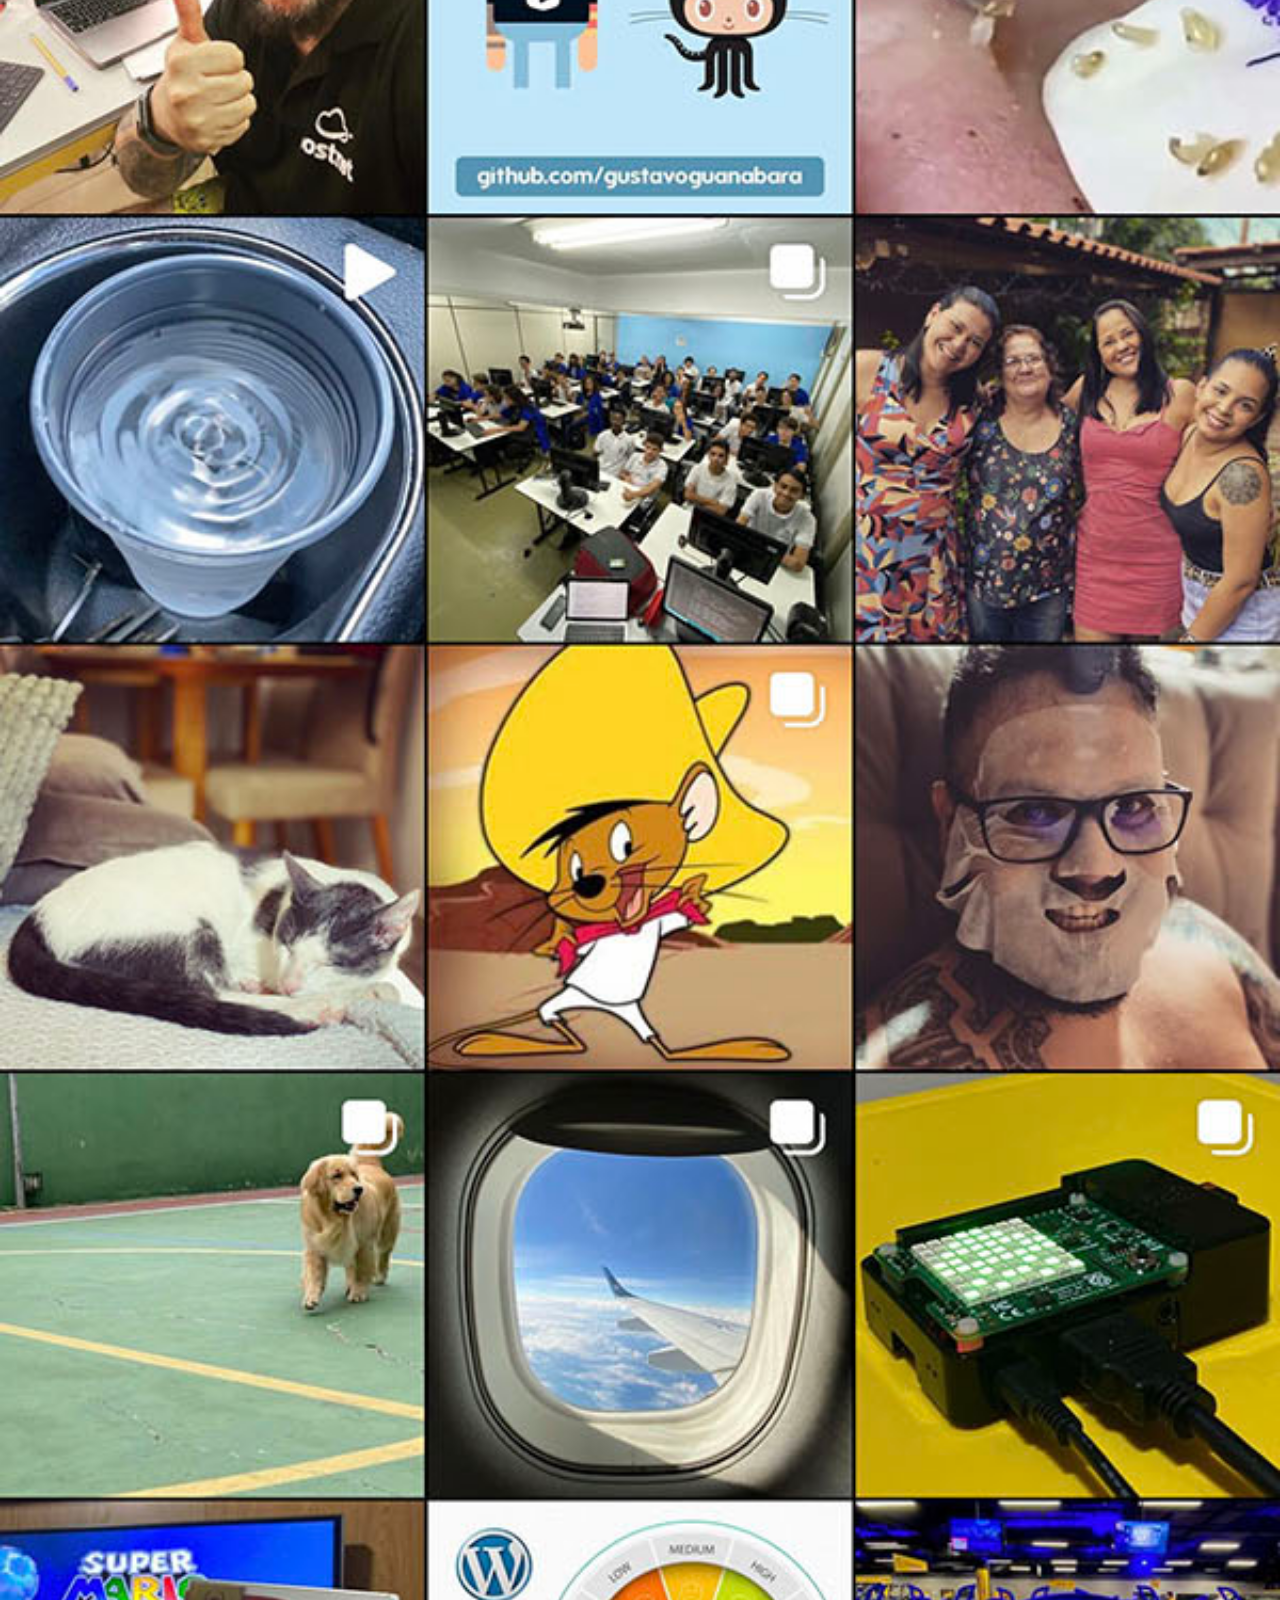
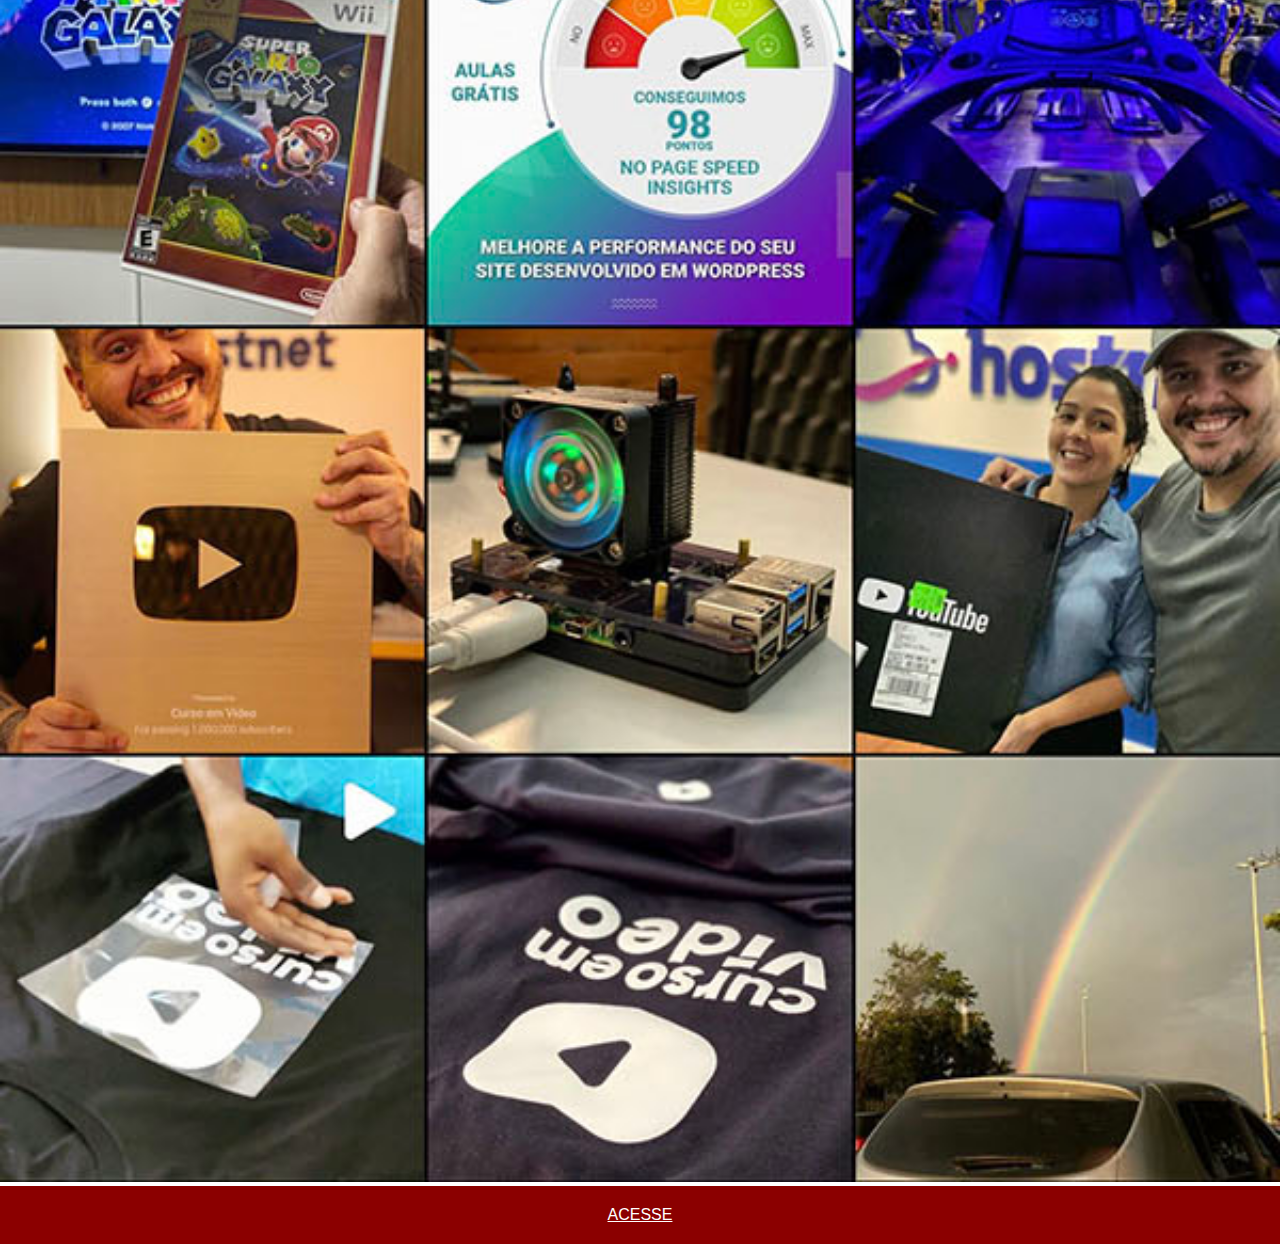
<file: instagram.html>
<!DOCTYPE html>
<html lang="pt-br">
<head>
    <meta charset="UTF-8">
    <meta name="viewport" content="width=device-width, initial-scale=1.0">
    <title>Instagram</title>
    <link rel="stylesheet" href="style/social.css">
</head>
<body>
    <img src="imagens/tela-instagram.jpg" alt="Instagram">
    <a href="https://www.Instagram.com/gustavoguanabara/" target="_blank">ACESSE</a>
</body>
</html>
</file>
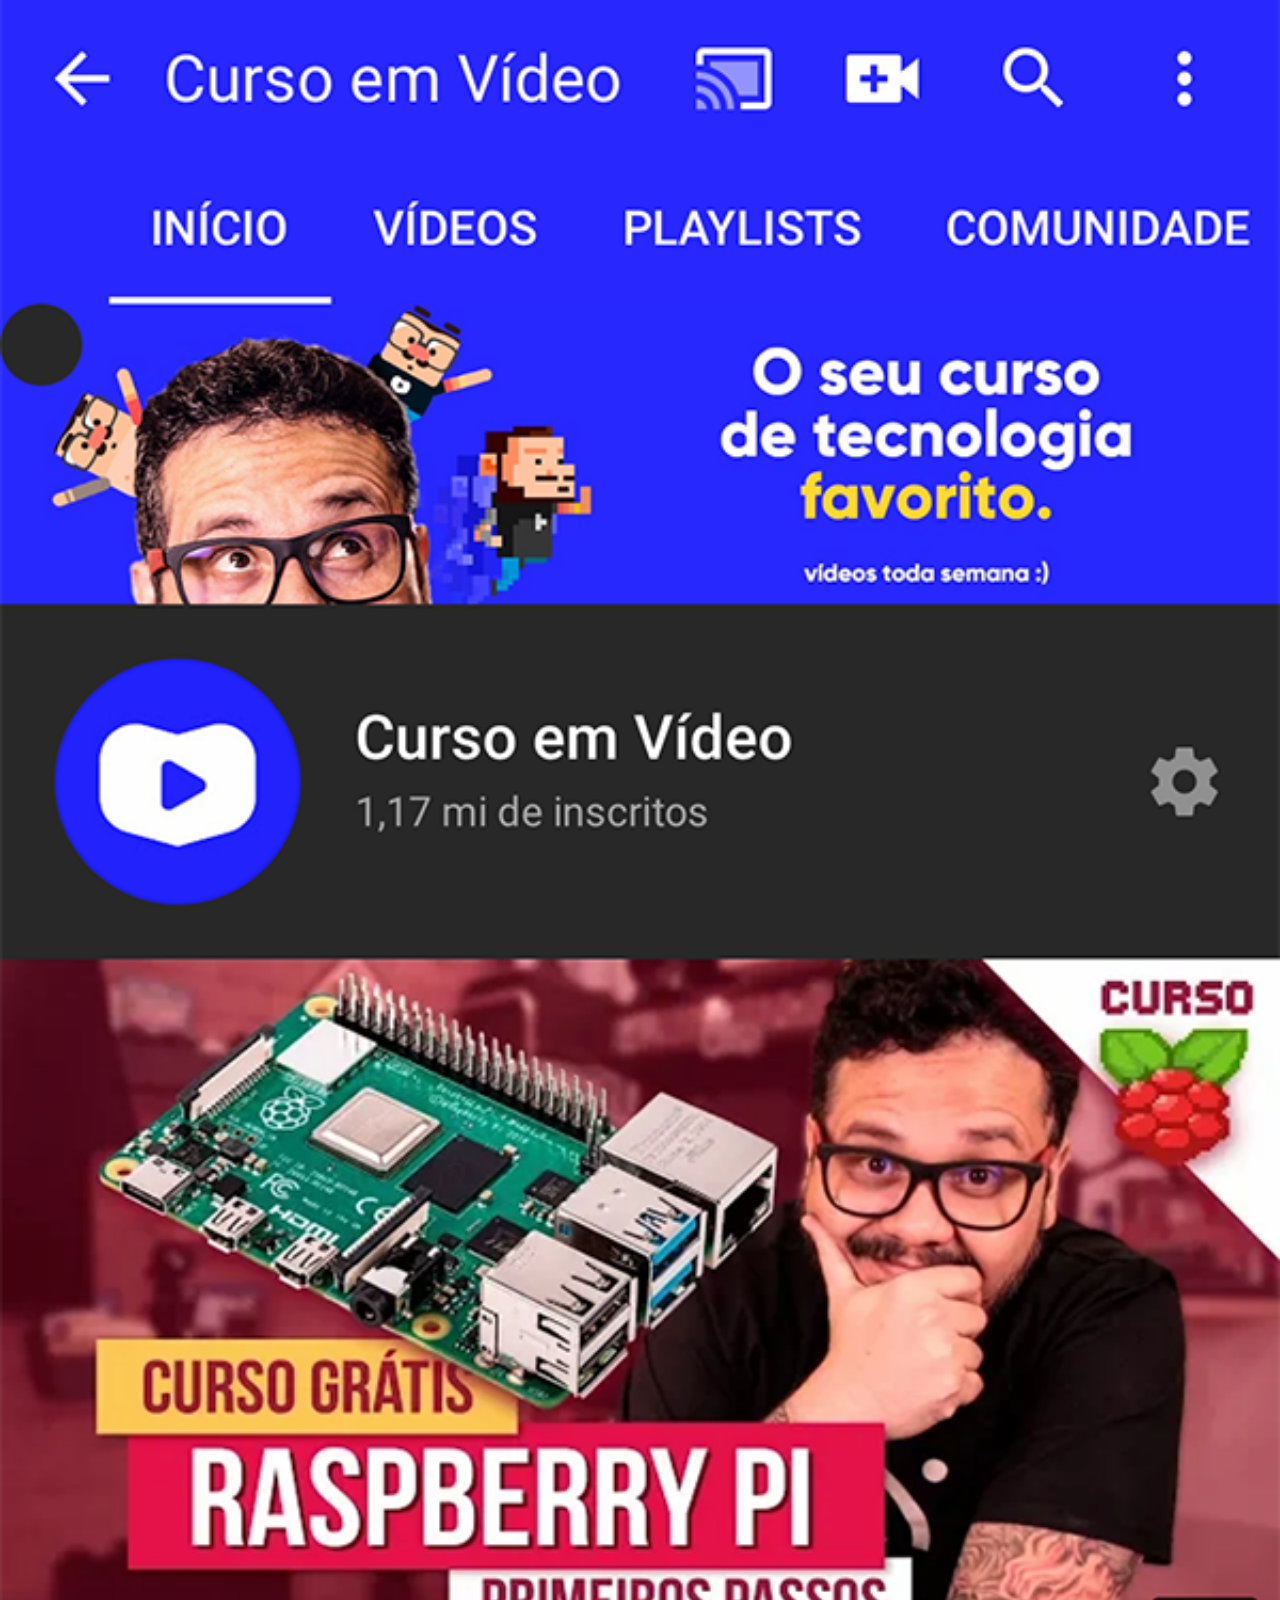
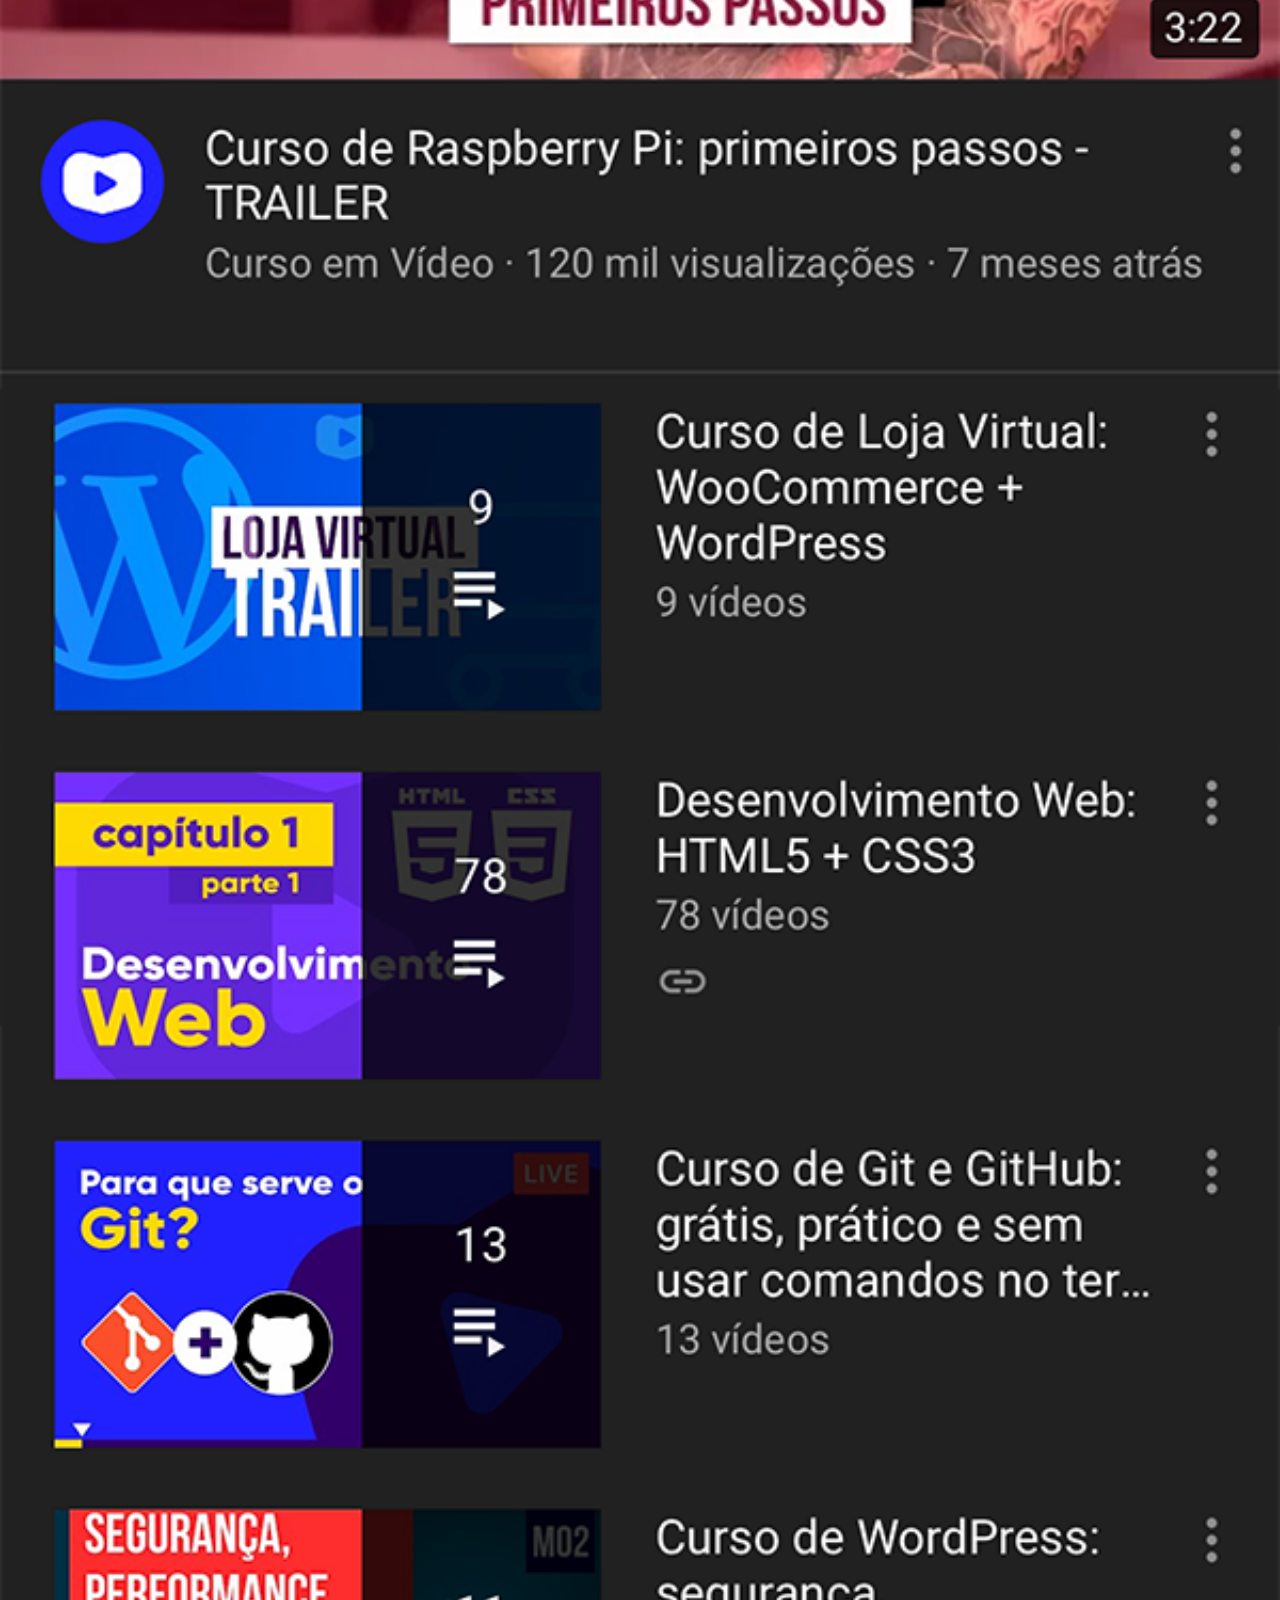
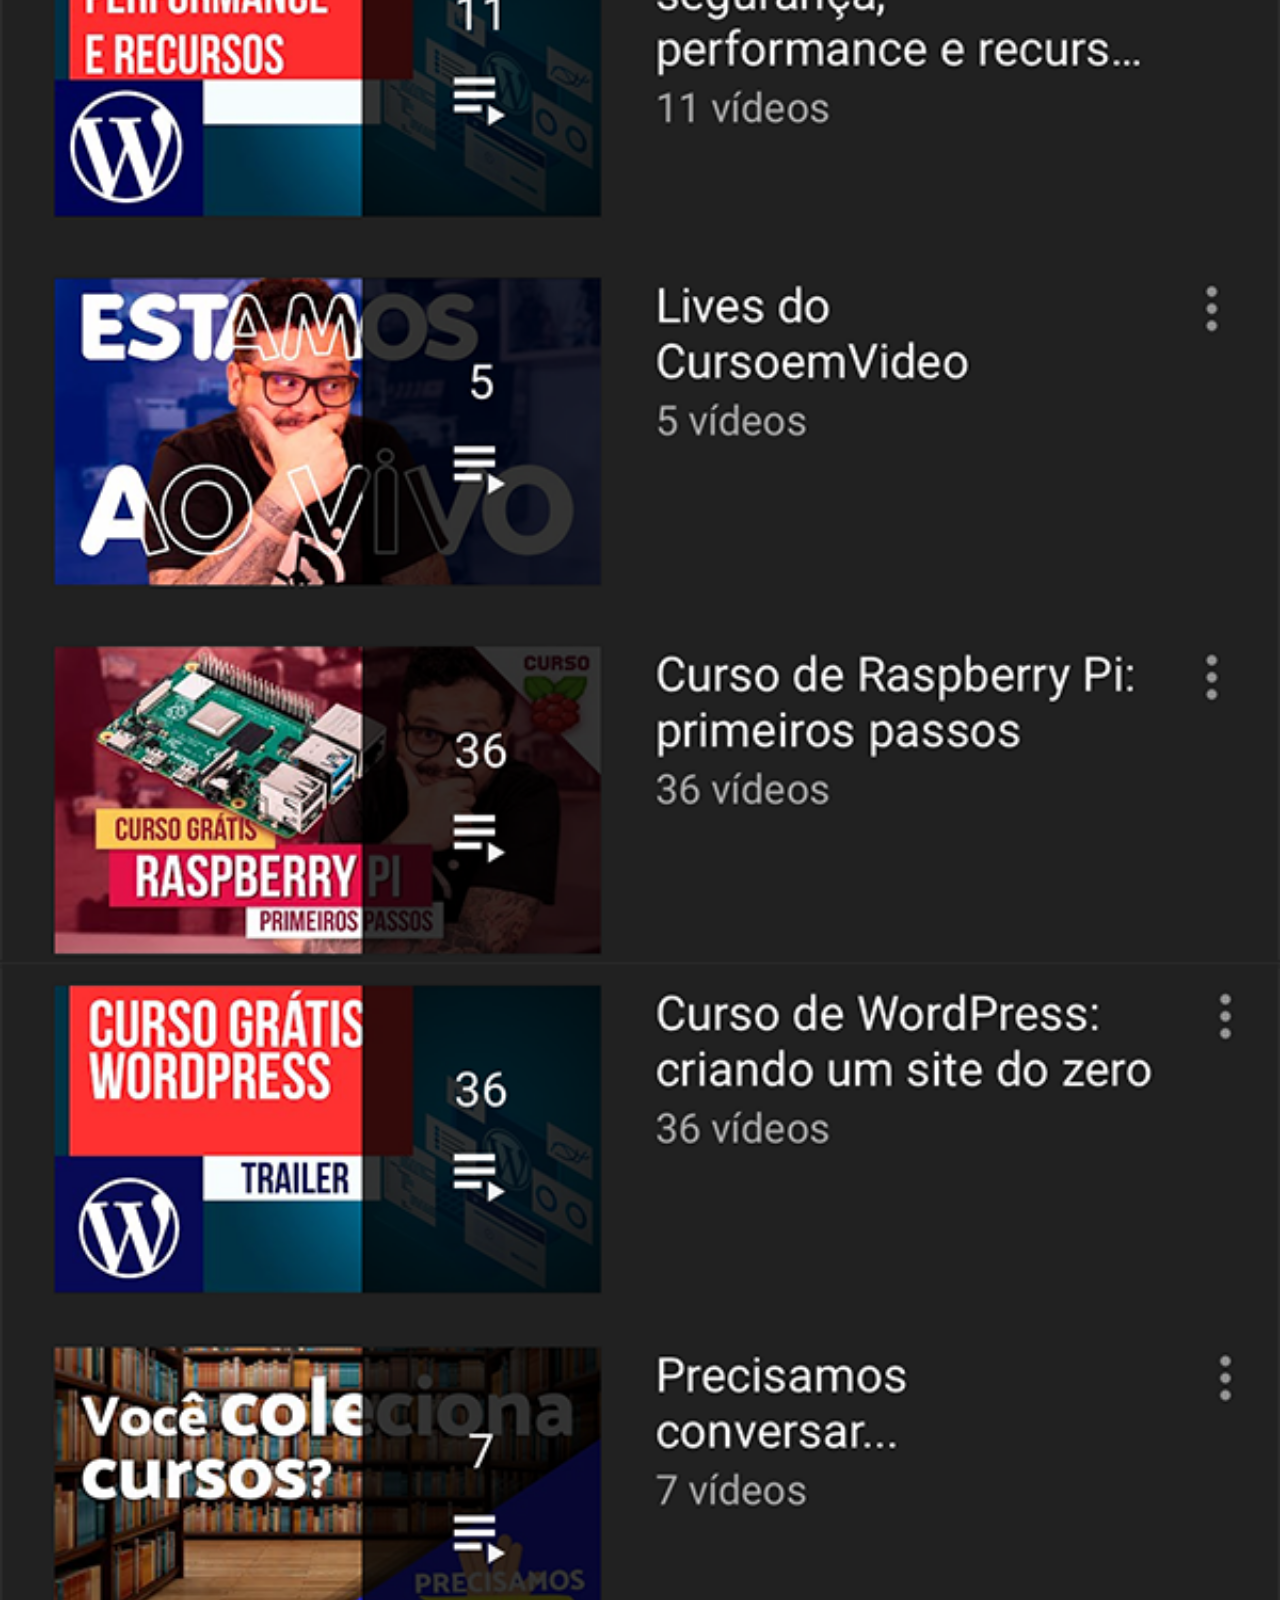
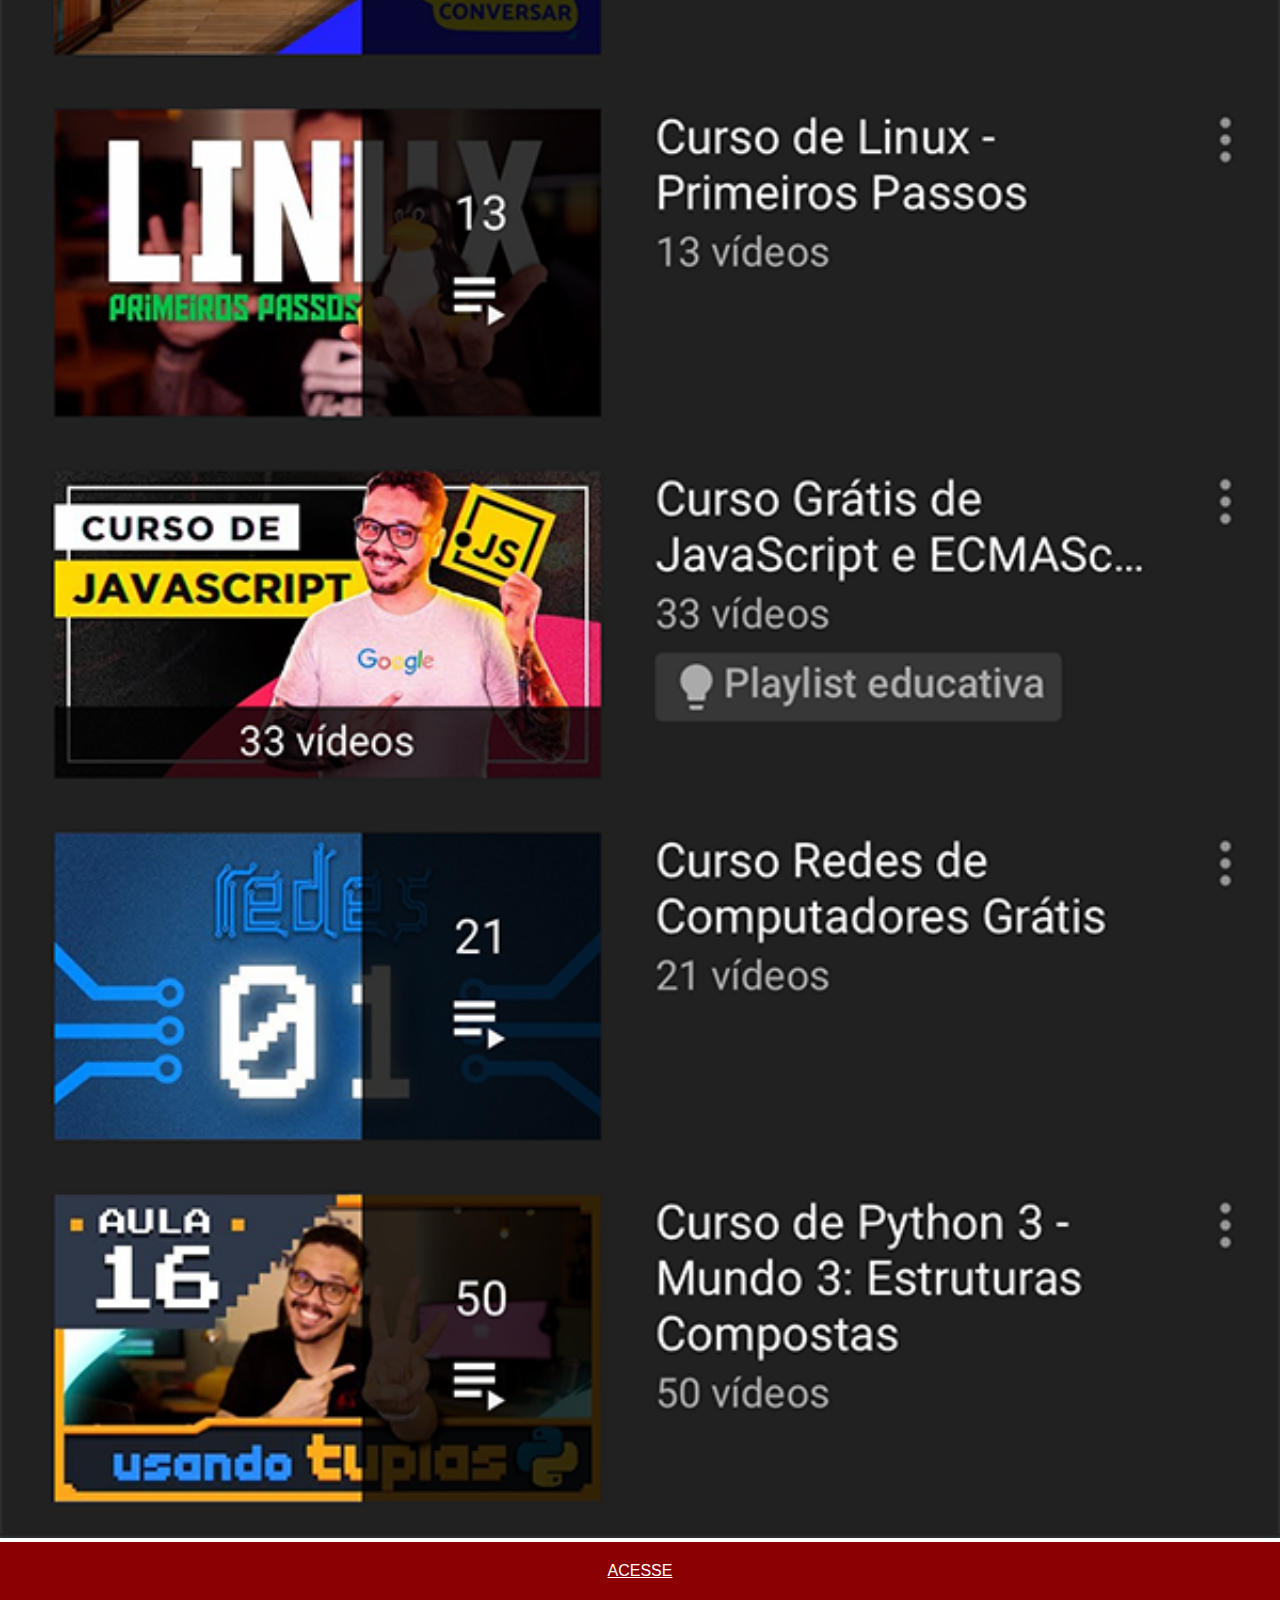
<file: youtube.html>
<!DOCTYPE html>
<html lang="pt-br">
<head>
    <meta charset="UTF-8">
    <meta name="viewport" content="width=device-width, initial-scale=1.0">
    <title>Youtube</title>
    <style>
        * {
            padding: 0px;
            margin: 0px;
            font-family: Arial, Helvetica, sans-serif;
        }

        ::-webkit-scrollbar {
            width: 0;
            height: 0;
        }

        img {
            width: 100vw;
        }

        a {
            display: block;
            background-color: darkred;
            color: white;
            padding: 20px;
            text-align: center;
        }

        a:hover {
            background-color: rgb(185, 17, 17);
            transition: background-color .5s;
        }
    </style>
</head>
<body>
    <img src="imagens/tela-youtube.png" alt="YouTube">
    <a href="www.youtube.com/user/cursoemvideo/playlists" target="_blank">ACESSE</a>
</body>
</html>
</file>
<file: style/style.css>
@charset "UTF-8";

* {
    margin: 0px;
    padding: 0px;
    font-family: Arial, Helvetica, sans-serif;
}

html, body {
    height: 100vh;
    width: 100vw;
    background-color: black;
}

body {
    background: url(../imagens/fundo-madeira.jpg) no-repeat top center;
    background-size: cover;
    background-attachment: fixed;
}

main {
    height: 100vh; 
    position: relative;
}

section#telefone {
    position: absolute;
    top: 50%;
    left: 50%;
    transform: translate(-50%, -50%);

    height: 627px;
    width: 311px;
    
    background: url(../imagens/frame-iphone.png) no-repeat;
}

iframe#tela {
    position: relative;
    top: 80px;
    left: 22px;
    width: 269px;
    height: 471px;
}

section#redes-sociais {
    text-align: right;
}

section#redes-sociais > a > img {
    width: 70px;
    margin: 10px;
    border-radius: 50%;
    box-shadow: 2px 2px 5px rgba(0, 0, 0, 0.555);
    box-sizing: border-box;
}

section#redes-sociais > a > img:hover {
    transform: translate(-5px, -5px);
    transition: transform .5s;
}
</file>
<file: style/social.css>
* {
            padding: 0px;
            margin: 0px;
            font-family: Arial, Helvetica, sans-serif;
        }

        ::-webkit-scrollbar {
            width: 0;
            height: 0;
        }

        img {
            width: 100vw;
        }

        a {
            display: block;
            background-color: darkred;
            color: white;
            padding: 20px;
            text-align: center;
        }

        a:hover {
            background-color: rgb(185, 17, 17);
            transition: background-color .5s;
        }
</file>
